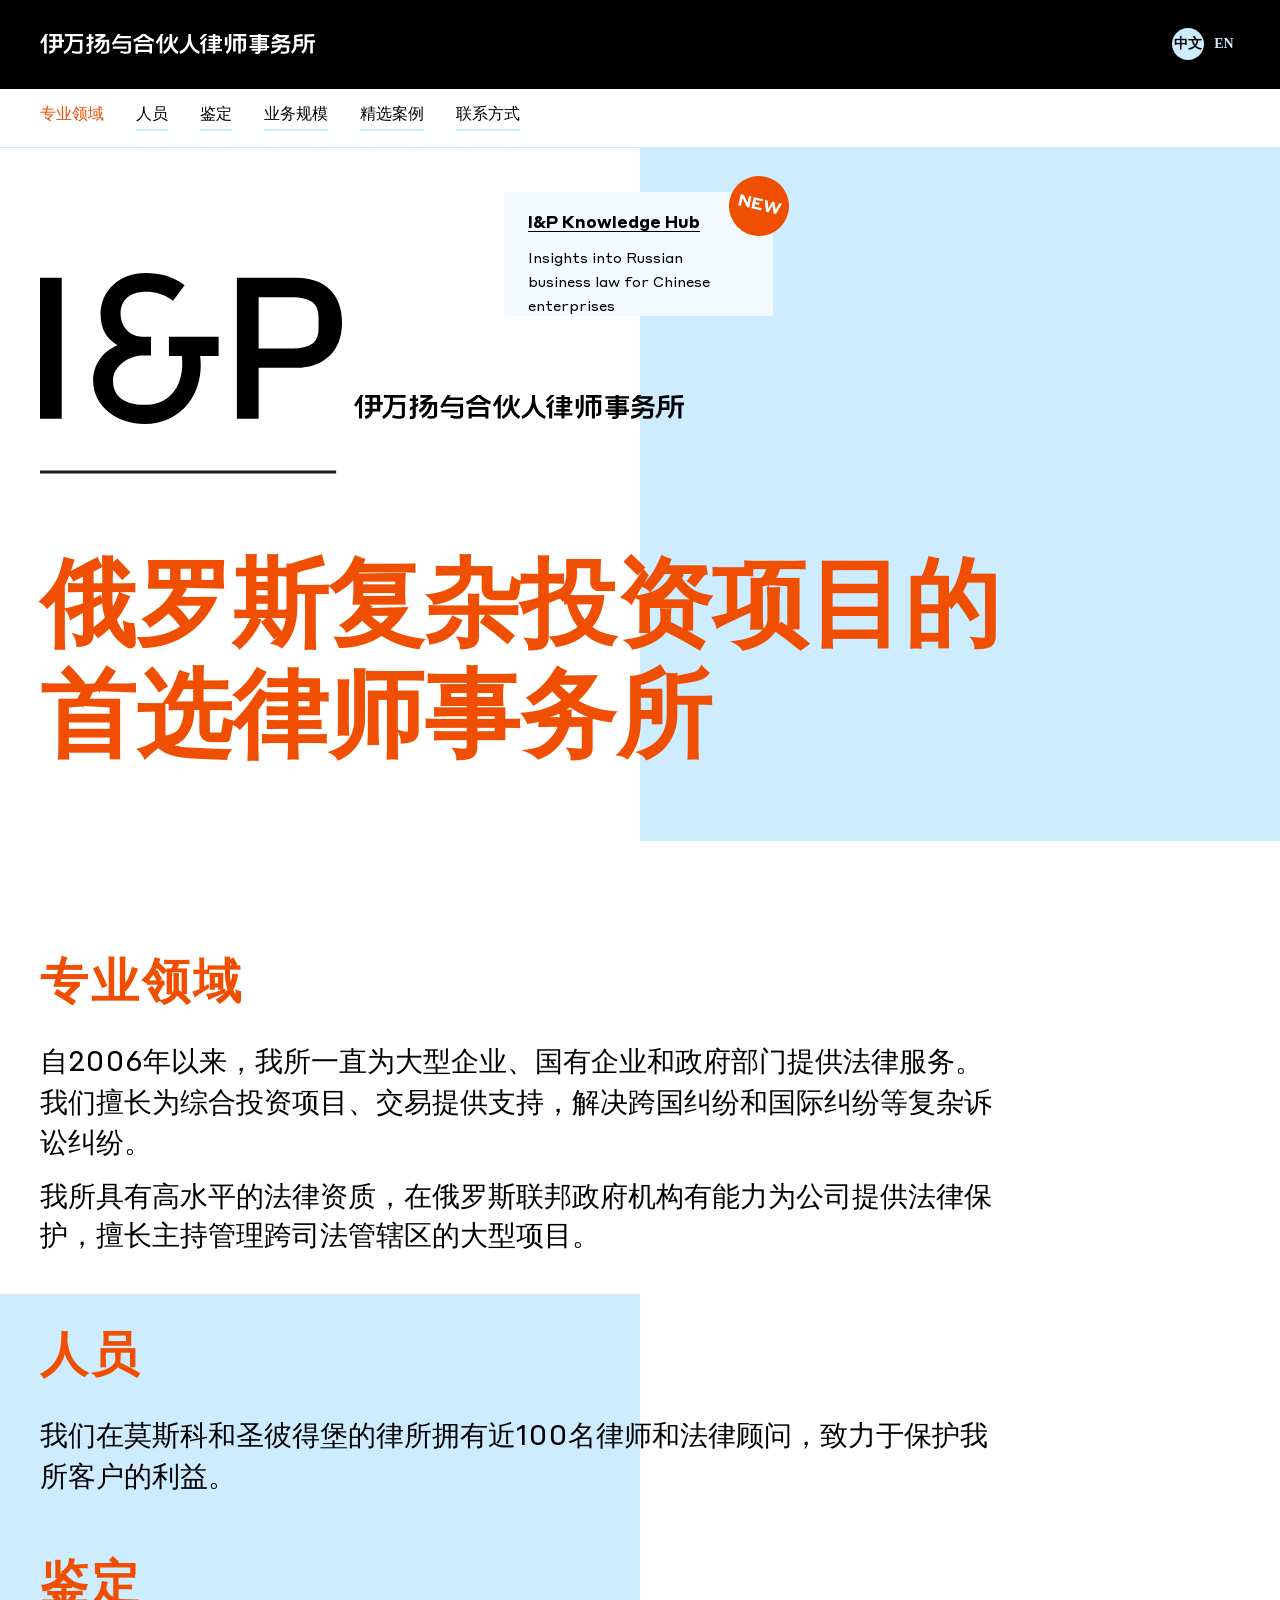
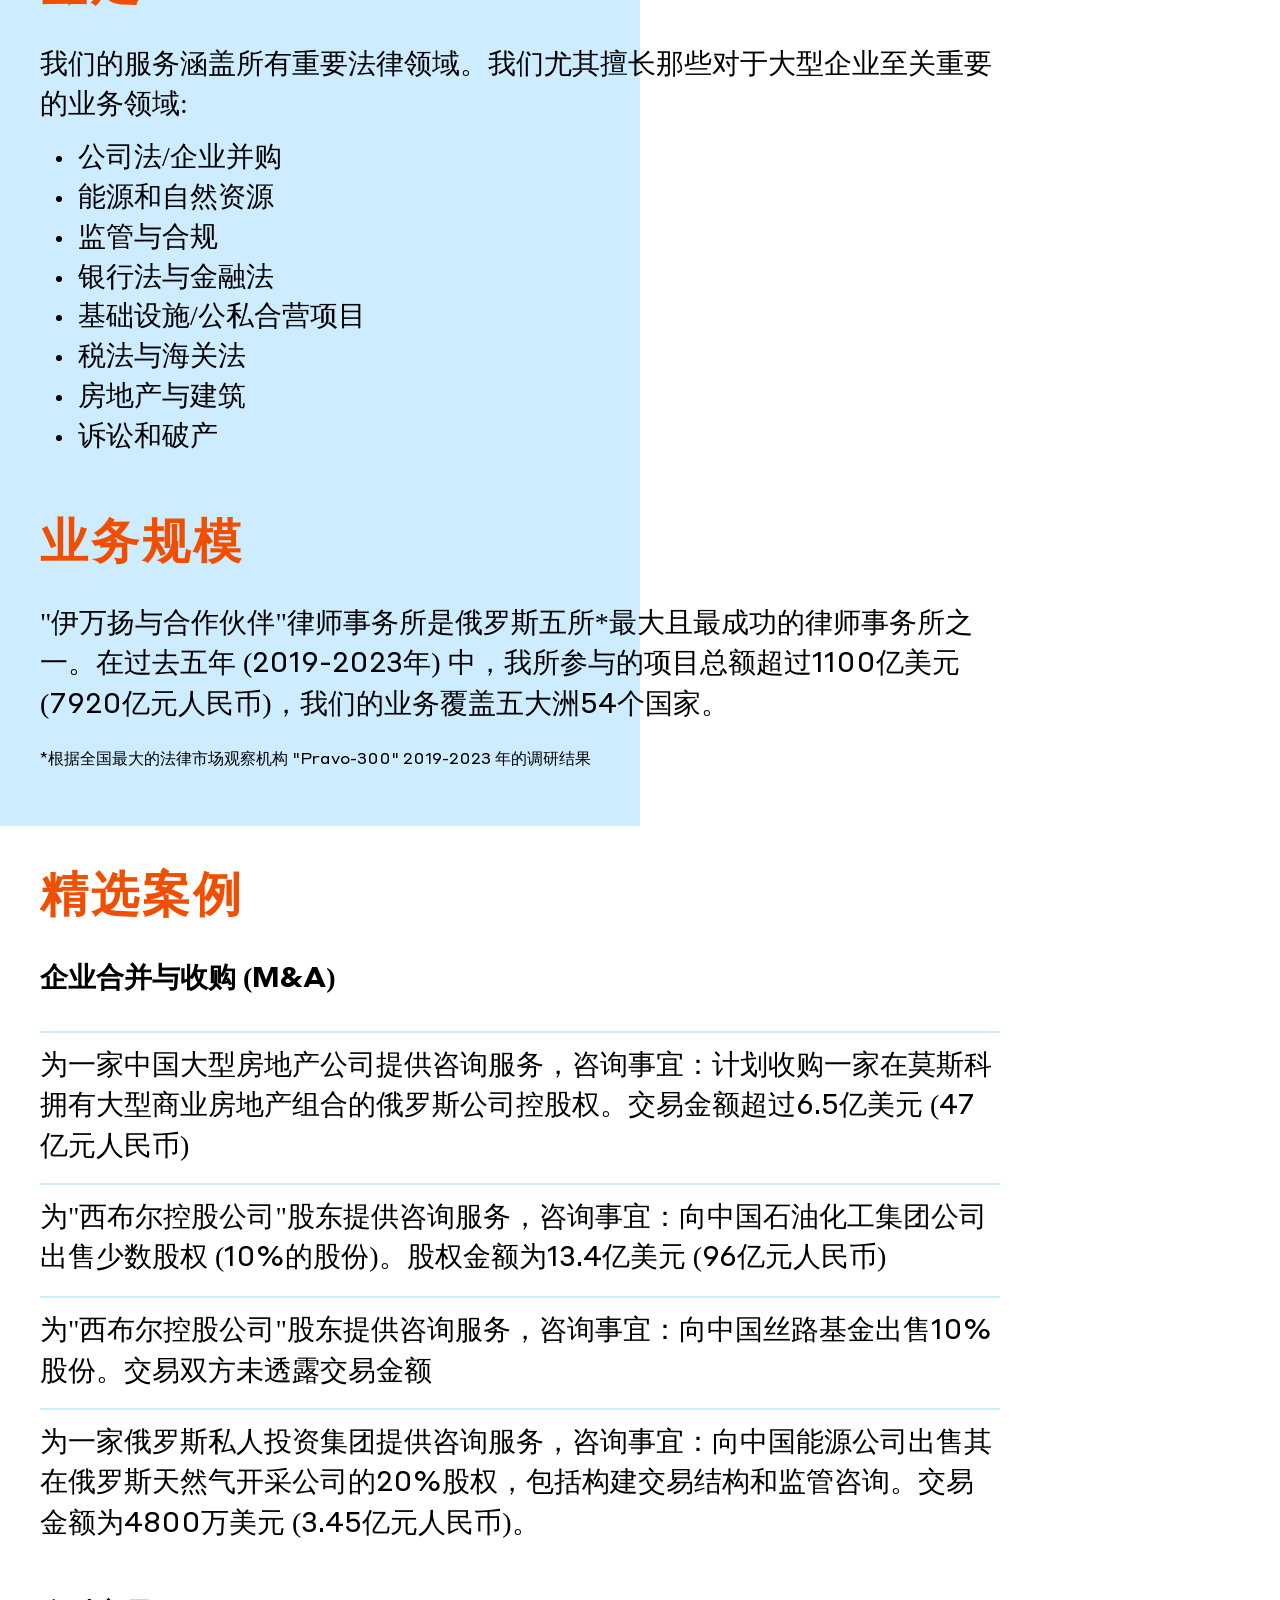
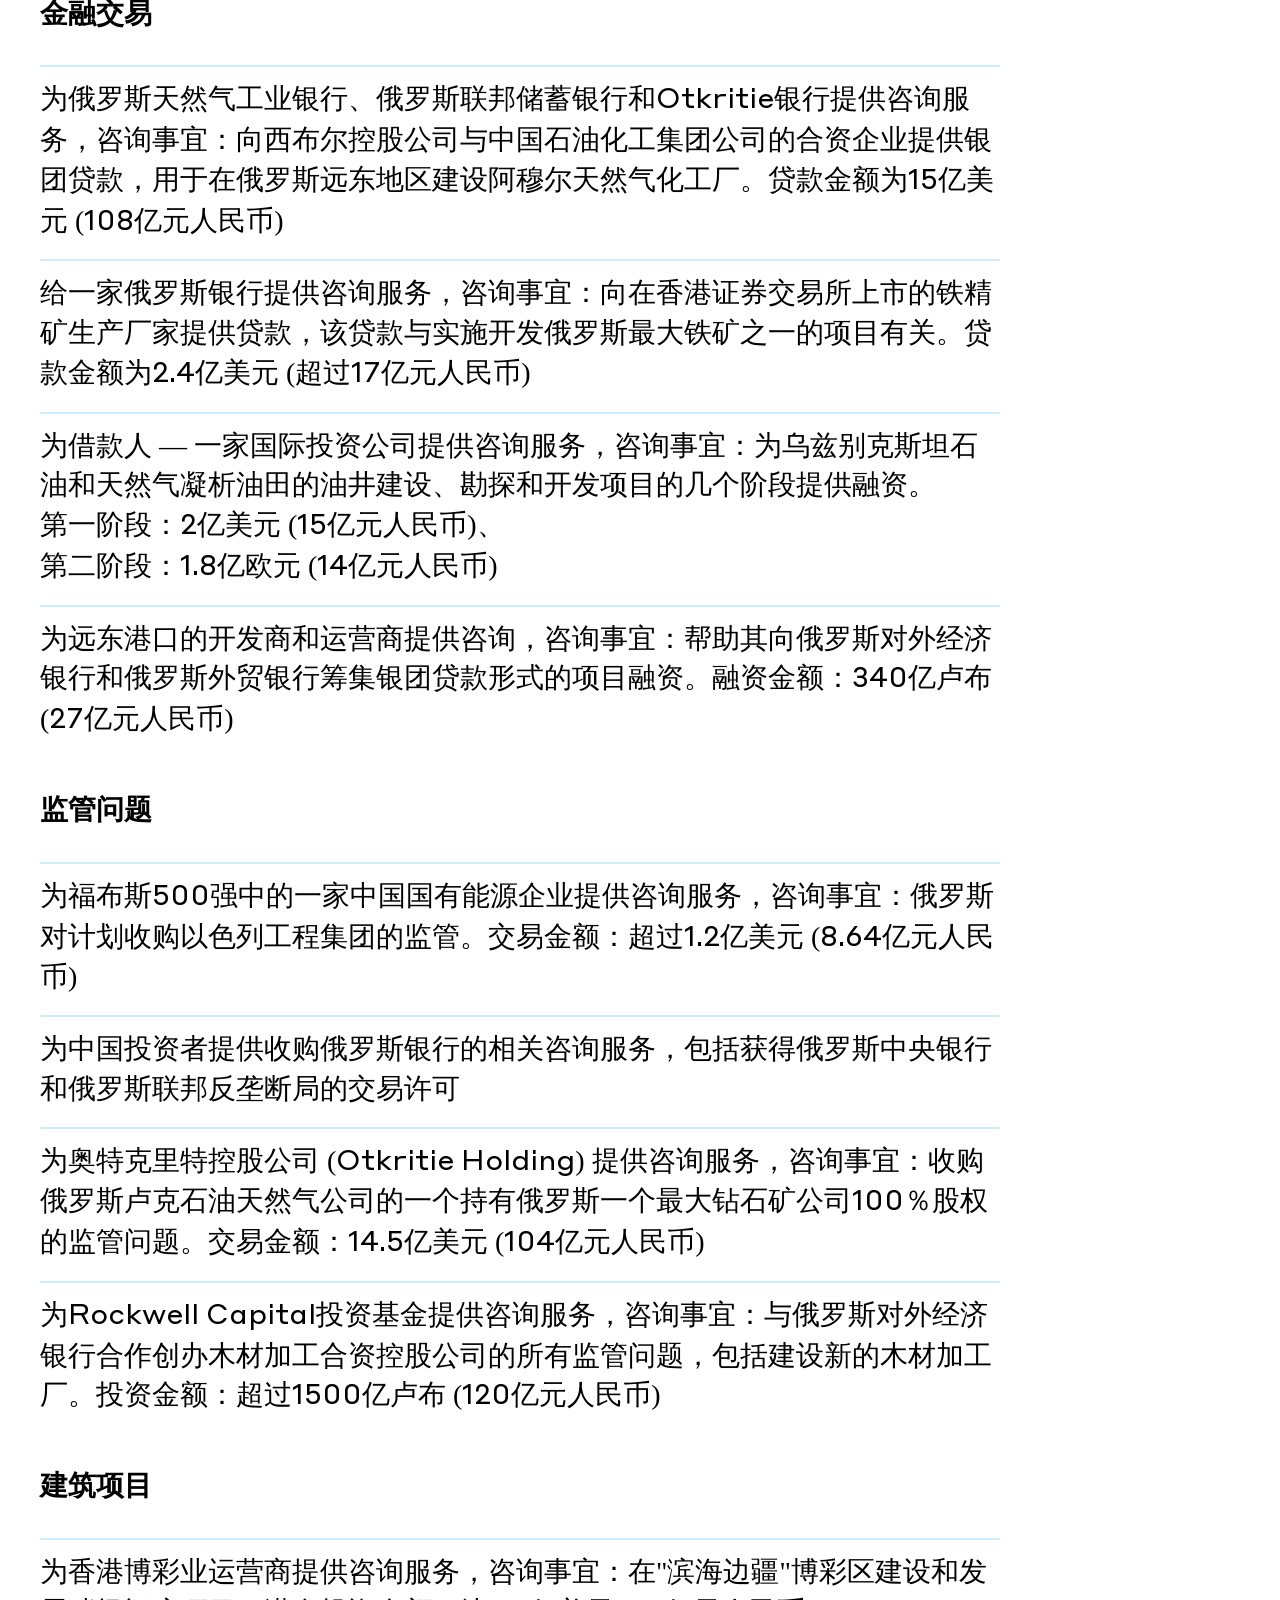
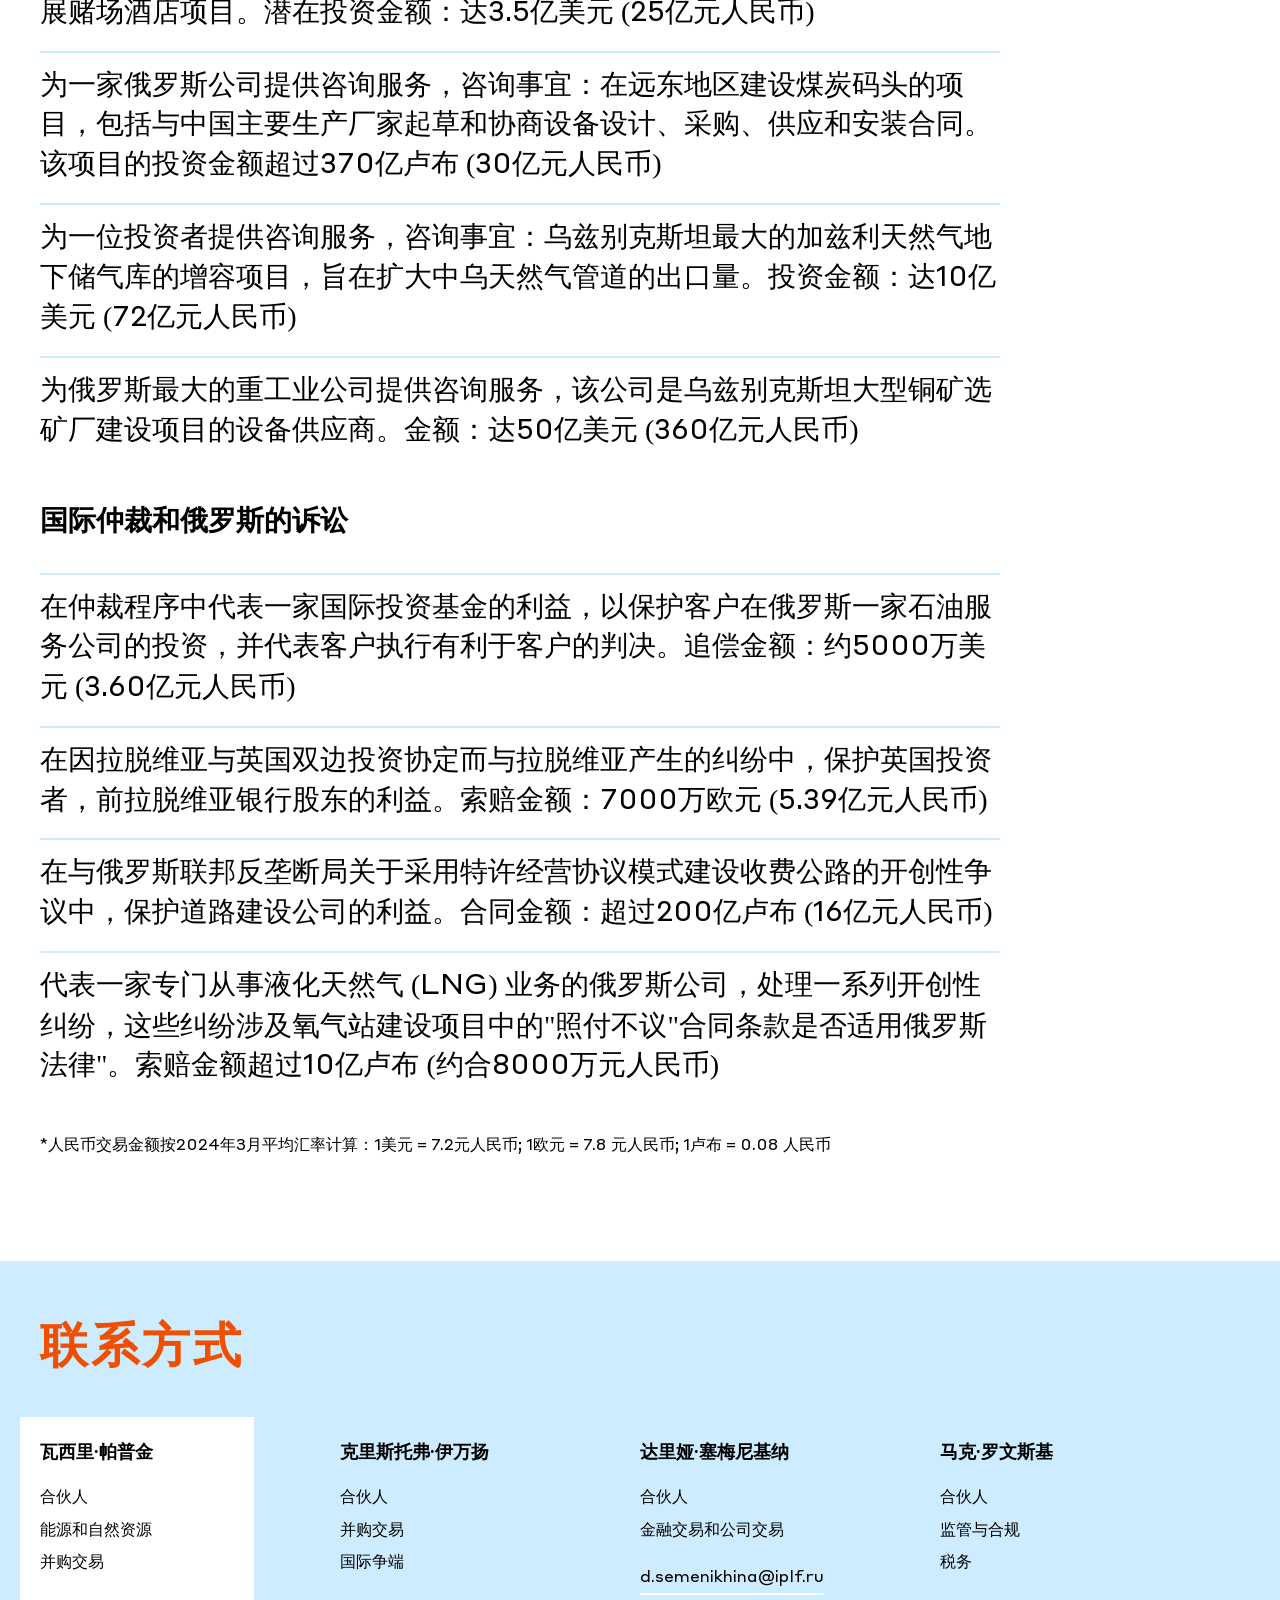
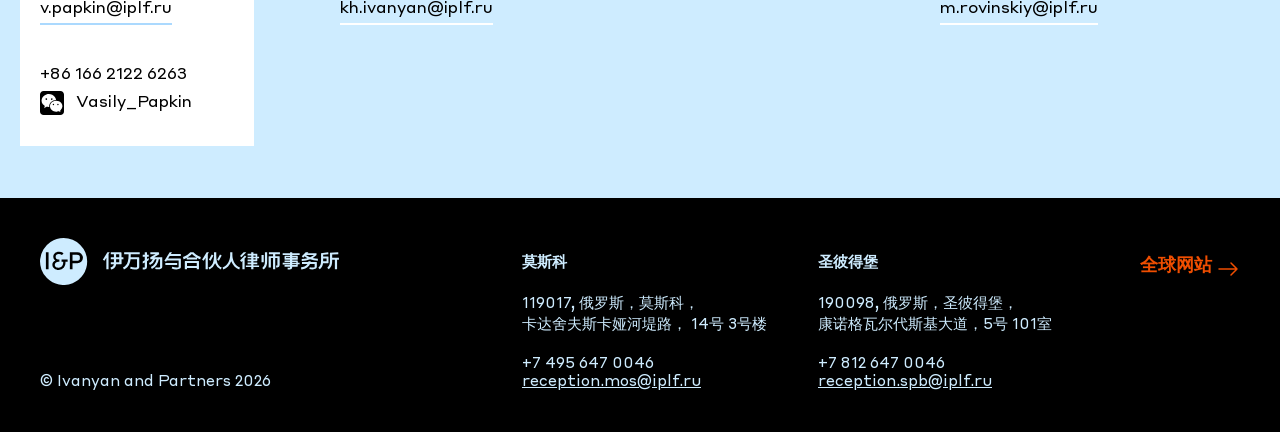
<file: public/index.html>
<!DOCTYPE html>
<html lang="zh-CN">
  <head>
    <meta charset="UTF-8">
    <meta name="viewport" content="width=device-width, initial-scale=1.0">
    <meta name="description" content="">
    <meta name="keywords" content="">
    <link href="css/main.min.css" rel="stylesheet">
    <link href="https://fonts.googleapis.com/css2?family=Noto+Sans+SC:wght@400;700&amp;display=swap" rel="stylesheet">
    <title>伊万扬与合伙人律师事务所</title>
    <link rel="apple-touch-icon" sizes="180x180" href="/images/favicon/apple-touch-icon.png">
    <link rel="icon" type="image/png" sizes="32x32" href="/images/favicon/favicon-32x32.png">
    <link rel="icon" type="image/png" sizes="16x16" href="/images/favicon/favicon-16x16.png">
    <link rel="manifest" href="/images/favicon/site.webmanifest">
    <link rel="mask-icon" href="/images/favicon/safari-pinned-tab.svg" color="#5bbad5">
    <link rel="shortcut icon" href="/images/favicon/favicon.ico">
    <meta name="msapplication-TileColor" content="#da532c">
    <meta name="msapplication-config" content="/images/favicon/browserconfig.xml">
    <meta name="theme-color" content="#ffffff">
  </head>
  <body>
    <div class="wrapper">
      <header class="header">
        <div class="header__top"> 
          <div class="header__logo"><img src="images/logo.svg" alt="伊万扬与合伙人律师事务所"></div>
          <nav class="header__languages" aria-label="Language selector"><a class="header__language header__language--active" href="/" lang="zh-CN" aria-current="page">中文</a><a class="header__language" href="en.html" lang="en">EN</a>
          </nav>
        </div>
        <div class="header__bottom"> 
          <div class="my-container">
            <button class="header__burger" type="button" aria-label="Open menu" aria-expanded="false"><img src="images/menu-mobile.png" alt=""></button>
            <nav class="header__menu menu-header" aria-label="Main menu">
              <div class="menu-header__panel">
                <button class="menu-header__close" type="button" aria-label="Close menu"><img src="images/Union.svg" alt=""></button>
                <ul class="menu-header__list menu-header__list--en">
                  <li class="menu-header__item"><a class="menu-header__link click" href=""><span>专业领域</span></a></li>
                  <li class="menu-header__item"><a class="menu-header__link click" href=""><span>人员</span></a></li>
                  <li class="menu-header__item"><a class="menu-header__link click" href=""><span>鉴定</span></a></li>
                  <li class="menu-header__item"><a class="menu-header__link click" href=""><span>业务规模</span></a></li>
                  <li class="menu-header__item"><a class="menu-header__link click" href=""><span>精选案例</span></a></li>
                  <li class="menu-header__item"><a class="menu-header__link click" href=""><span>联系方式</span></a></li>
                </ul>
                <div class="menu-header__utilities"><a class="menu-header__utility-link menu-header__utility-link--hub" href="#knowledge-hub"><span>知识中心</span>
                    <svg class="menu-header__utility-arrow" width="24" height="24" viewBox="0 0 24 24" fill="none" xmlns="http://www.w3.org/2000/svg" aria-hidden="true">
                      <path d="M15 18L21 12L15 6M21 12L3 12" stroke="#000" stroke-width="1.5" stroke-linecap="round" stroke-linejoin="round"></path>
                    </svg></a><a class="menu-header__utility-link" href="https://ivanyan.partners/en/"><span>全球网站</span>
                    <svg class="menu-header__utility-arrow" width="24" height="24" viewBox="0 0 24 24" fill="none" xmlns="http://www.w3.org/2000/svg" aria-hidden="true">
                      <path d="M15 18L21 12L15 6M21 12L3 12" stroke="#000" stroke-width="1.5" stroke-linecap="round" stroke-linejoin="round"></path>
                    </svg></a></div>
                <div class="menu-header__brand" aria-hidden="true"><img src="images/logo-footer.svg" alt="">
                </div>
              </div>
            </nav>
          </div>
        </div>
      </header>
      <main class="main">
        <section class="intro">
          <div class="my-container"> 
            <div class="intro__body">
              <aside class="intro__knowledge-hub" id="knowledge-hub" aria-label="I&amp;P Knowledge Hub"><span class="intro__knowledge-new">NEW</span>
                <p class="intro__knowledge-title">I&amp;P Knowledge Hub</p>
                <p class="intro__knowledge-text">Insights into Russian business law for Chinese enterprises</p>
              </aside>
              <div class="intro__logo"><img src="images/logo-intro.svg" alt="alt"></div>
              <h1 class="intro__title">俄罗斯复杂投资项目的首选律师事务所</h1>
            </div>
          </div>
        </section>
        <div class="content">
          <div class="content__sec scroll-to-sec">
            <div class="my-container"> 
              <h2 class="content__title">专业领域</h2>
              <p class="content__text">自<span class="text-other-family">2006</span>年以来，我所一直为大型企业、国有企业和政府部门提供法律服务。我们擅长为综合投资项目、交易提供支持，解决跨国纠纷和国际纠纷等复杂诉讼纠纷。</p><br>
              <p class="content__text">我所具有高水平的法律资质，在俄罗斯联邦政府机构有能力为公司提供法律保护，擅长主持管理跨司法管辖区的大型项目。</p>
            </div>
          </div>
          <div class="content__sec-colored">
            <div class="content__sec scroll-to-sec">
              <div class="my-container"> 
                <h2 class="content__title">人员</h2>
                <p class="content__text">我们在莫斯科和圣彼得堡的律所拥有近<span class="text-other-family">100</span>名律师和法律顾问，致力于保护我所客户的利益。</p>
              </div>
            </div>
            <div class="content__sec scroll-to-sec">
              <div class="my-container"> 
                <h2 class="content__title">鉴定</h2>
                <p class="content__text">我们的服务涵盖所有重要法律领域。我们尤其擅长那些对于大型企业至关重要的业务领域:</p><br>
                <ul class="content__list"> 
                  <li class="content__item">公司法/企业并购</li>
                  <li class="content__item">能源和自然资源</li>
                  <li class="content__item">监管与合规</li>
                  <li class="content__item">银行法与金融法</li>
                  <li class="content__item">基础设施/公私合营项目</li>
                  <li class="content__item">税法与海关法</li>
                  <li class="content__item">房地产与建筑</li>
                  <li class="content__item">诉讼和破产</li>
                </ul>
              </div>
            </div>
            <div class="content__sec scroll-to-sec">
              <div class="my-container"> 
                <h2 class="content__title">业务规模</h2>
                <p class="content__text">"伊万扬与合作伙伴"律师事务所是俄罗斯五所*最大且最成功的律师事务所之一。在过去五年 (<span class="text-other-family">2019-2023</span>年) 中，我所参与的项目总额超过<span class="text-other-family">1100</span>亿美元 (<span class="text-other-family">7920</span>亿元人民币)，我们的业务覆盖五大洲<span class="text-other-family">54</span>个国家。</p>
                <p class="content__text-small">
                   *根据全国最大的法律市场观察机构<span class="text-other-family"> "Pravo-300"</span><span class="text-other-family"> 2019</span>-<span class="text-other-family">2023</span> 年的调研结果</p>
              </div>
            </div>
          </div>
          <div class="content__sec-lines scroll-to-sec">
            <div class="my-container"> 
              <div class="content__subsec">
                <h2 class="content__title">精选案例</h2>
                <h3 class="content__subtitle">企业合并与收购 (<span class="text-other-family">M&A</span>)</h3>
                <p class="content__text">为一家中国大型房地产公司提供咨询服务，咨询事宜：计划收购一家在莫斯科拥有大型商业房地产组合的俄罗斯公司控股权。交易金额超过<span class="text-other-family">6.5</span>亿美元 (<span class="text-other-family">47</span>亿元人民币)</p>
                <p class="content__text">为"西布尔控股公司"股东提供咨询服务，咨询事宜：向中国石油化工集团公司出售少数股权 (<span class="text-other-family">10%</span>的股份)。股权金额为<span class="text-other-family">13.4</span>亿美元 (<span class="text-other-family">96</span>亿元人民币)</p>
                <p class="content__text">为"西布尔控股公司"股东提供咨询服务，咨询事宜：向中国丝路基金出售<span class="text-other-family">10%</span>股份。交易双方未透露交易金额</p>
                <p class="content__text">为一家俄罗斯私人投资集团提供咨询服务，咨询事宜：向中国能源公司出售其在俄罗斯天然气开采公司的<span class="text-other-family">20%</span>股权，包括构建交易结构和监管咨询。交易金额为<span class="text-other-family">4800</span>万美元 (<span class="text-other-family">3.45</span>亿元人民币)。</p>
              </div>
              <div class="content__subsec">
                <h3 class="content__subtitle">金融交易</h3>
                <p class="content__text">为俄罗斯天然气工业银行、俄罗斯联邦储蓄银行和<span class="text-other-family">Otkritie</span>银行提供咨询服务，咨询事宜：向西布尔控股公司与中国石油化工集团公司的合资企业提供银团贷款，用于在俄罗斯远东地区建设阿穆尔天然气化工厂。贷款金额为<span class="text-other-family">15</span>亿美元 (<span class="text-other-family">108</span>亿元人民币)</p>
                <p class="content__text">给一家俄罗斯银行提供咨询服务，咨询事宜：向在香港证券交易所上市的铁精矿生产厂家提供贷款，该贷款与实施开发俄罗斯最大铁矿之一的项目有关。贷款金额为<span class="text-other-family">2.4</span>亿美元 (超过<span class="text-other-family">17</span>亿元人民币)</p>
                <p class="content__text">
                   为借款人 — 一家国际投资公司提供咨询服务，咨询事宜：为乌兹别克斯坦石油和天然气凝析油田的油井建设、勘探和开发项目的几个阶段提供融资。<br>第一阶段：<span class="text-other-family">2</span>亿美元 (<span class="text-other-family">15</span>亿元人民币)、<br>第二阶段：<span class="text-other-family">1.8</span>亿欧元 (<span class="text-other-family">14</span>亿元人民币)</p>
                <p class="content__text">为远东港口的开发商和运营商提供咨询，咨询事宜：帮助其向俄罗斯对外经济银行和俄罗斯外贸银行筹集银团贷款形式的项目融资。融资金额：<span class="text-other-family">340</span>亿卢布 (<span class="text-other-family">27</span>亿元人民币)</p>
              </div>
              <div class="content__subsec">
                <h3 class="content__subtitle">监管问题</h3>
                <p class="content__text">为福布斯<span class="text-other-family">500</span>强中的一家中国国有能源企业提供咨询服务，咨询事宜：俄罗斯对计划收购以色列工程集团的监管。交易金额：超过<span class="text-other-family">1.2</span>亿美元 (<span class="text-other-family">8.64</span>亿元人民币)</p>
                <p class="content__text">为中国投资者提供收购俄罗斯银行的相关咨询服务，包括获得俄罗斯中央银行和俄罗斯联邦反垄断局的交易许可</p>
                <p class="content__text">为奥特克里特控股公司 (<span class="text-other-family">Otkritie Holding</span>) 提供咨询服务，咨询事宜：收购俄罗斯卢克石油天然气公司的一个持有俄罗斯一个最大钻石矿公司<span class="text-other-family">100％</span>股权的监管问题。交易金额：<span class="text-other-family">14.5</span>亿美元 (<span class="text-other-family">104</span>亿元人民币)</p>
                <p class="content__text">为<span class="text-other-family">Rockwell Capital</span>投资基金提供咨询服务，咨询事宜：与俄罗斯对外经济银行合作创办木材加工合资控股公司的所有监管问题，包括建设新的木材加工厂。投资金额：超过<span class="text-other-family">1500</span>亿卢布 (<span class="text-other-family">120</span>亿元人民币)</p>
              </div>
              <div class="content__subsec">
                <h3 class="content__subtitle">建筑项目</h3>
                <p class="content__text">为香港博彩业运营商提供咨询服务，咨询事宜：在"滨海边疆"博彩区建设和发展赌场酒店项目。潜在投资金额：达<span class="text-other-family">3.5</span>亿美元 (<span class="text-other-family">25</span>亿元人民币)</p>
                <p class="content__text">为一家俄罗斯公司提供咨询服务，咨询事宜：在远东地区建设煤炭码头的项目，包括与中国主要生产厂家起草和协商设备设计、采购、供应和安装合同。该项目的投资金额超过<span class="text-other-family">370</span>亿卢布 (<span class="text-other-family">30</span>亿元人民币)</p>
                <p class="content__text">为一位投资者提供咨询服务，咨询事宜：乌兹别克斯坦最大的加兹利天然气地下储气库的增容项目，旨在扩大中乌天然气管道的出口量。投资金额：达<span class="text-other-family">10</span>亿美元 (<span class="text-other-family">72</span>亿元人民币)</p>
                <p class="content__text">为俄罗斯最大的重工业公司提供咨询服务，该公司是乌兹别克斯坦大型铜矿选矿厂建设项目的设备供应商。金额：达<span class="text-other-family">50</span>亿美元 (<span class="text-other-family">360</span>亿元人民币)</p>
              </div>
              <div class="content__subsec">
                <h3 class="content__subtitle">国际仲裁和俄罗斯的诉讼</h3>
                <p class="content__text">在仲裁程序中代表一家国际投资基金的利益，以保护客户在俄罗斯一家石油服务公司的投资，并代表客户执行有利于客户的判决。追偿金额：约<span class="text-other-family">5000</span>万美元 (<span class="text-other-family">3.60</span>亿元人民币)</p>
                <p class="content__text">在因拉脱维亚与英国双边投资协定而与拉脱维亚产生的纠纷中，保护英国投资者，前拉脱维亚银行股东的利益。索赔金额：<span class="text-other-family">7000</span>万欧元 (<span class="text-other-family">5.39</span>亿元人民币)</p>
                <p class="content__text">在与俄罗斯联邦反垄断局关于采用特许经营协议模式建设收费公路的开创性争议中，保护道路建设公司的利益。合同金额：超过<span class="text-other-family">200</span>亿卢布 (<span class="text-other-family">16</span>亿元人民币)</p>
                <p class="content__text">代表一家专门从事液化天然气 (<span class="text-other-family">LNG</span>) 业务的俄罗斯公司，处理一系列开创性纠纷，这些纠纷涉及氧气站建设项目中的"照付不议"合同条款是否适用俄罗斯法律"。索赔金额超过<span class="text-other-family">10</span>亿卢布 (约合<span class="text-other-family">8000</span>万元人民币)</p>
              </div>
              <!--p.content__text-small 金额以元计，按照2024年1月份以来的平均汇率进行换算：
              span.text-other-family USD 1 = CNY 7.2；EUR 1 = CNY 7.7；RUB 1 = CNY 0.08
              
              
              -->
              <p class="content__text-small">*人民币交易金额按<span class="text-other-family">2024</span>年<span class="text-other-family">3</span>月平均汇率计算：<span class="text-other-family">1</span>美元 <span class="text-other-family">= 7.2</span>元人民币;<span class="text-other-family"> 1</span>欧元 <span class="text-other-family">= 7.8 </span>元人民币;<span class="text-other-family"> 1</span>卢布 <span class="text-other-family">= 0.08 </span>人民币			</p>
            </div>
          </div>
        </div>
      </main>
      <footer class="scroll-to-sec footer">
        <div class="footer__top top-footer"> 
          <div class="top-footer__container"> 
            <div class="top-footer__title">联系方式</div>
            <div class="top-footer__row">
              <div class="top-footer__column top-footer__column--white"> 
                <div class="top-footer__column-title">瓦西里·帕普金</div>
                <ul class="top-footer__column-list">
                  <li class="top-footer__column-item">合伙人</li>
                  <li class="top-footer__column-item">能源和自然资源</li>
                  <li class="top-footer__column-item">并购交易</li>
                </ul>
                <div class="top-footer__bottom"> <a href="mailto:v.papkin@iplf.ru">v.papkin@iplf.ru</a></div>
                <ul class="top-footer__contacts">
                  <li class="top-footer__contact"><a class="top-footer__contact-text" href="tel:8616621226263">+86 166 2122 6263</a></li>
                  <li class="top-footer__contact"><svg width="24" height="24" viewBox="0 0 24 24" fill="none" xmlns="http://www.w3.org/2000/svg">
<g clip-path="url(#clip0_811_2646)">
<path fill-rule="evenodd" clip-rule="evenodd" d="M20.4 24C22.3882 24 24 22.3883 24 20.4V3.6C24 1.61176 22.3882 0 20.4 0H3.6C1.61176 0 0 1.61176 0 3.6V20.4C0 22.3883 1.61168 24 3.6 24H20.4ZM16.0641 8.95002C14.1271 9.05122 12.4427 9.63842 11.0752 10.9651C9.69347 12.3054 9.06275 13.9478 9.23515 15.9838C9.0176 15.9568 8.80562 15.9291 8.59752 15.9019C8.0814 15.8344 7.58915 15.77 7.09491 15.7284C6.85539 15.7083 6.57115 15.7369 6.36827 15.8514C5.88715 16.1229 5.42024 16.4194 4.91378 16.741C4.71133 16.8696 4.50256 17.0021 4.28403 17.1387C4.32751 16.9421 4.36623 16.753 4.40376 16.5698L4.40376 16.5698C4.48743 16.1613 4.56513 15.782 4.67619 15.4127C4.79451 15.0196 4.73971 14.8008 4.37755 14.5448C2.05227 12.9031 1.07211 10.4463 1.80563 7.91682C2.48427 5.57682 4.15083 4.1577 6.41531 3.41794C9.50611 2.40834 12.9796 3.43818 14.8591 5.8921C15.5379 6.7785 15.9541 7.77338 16.0641 8.95002ZM7.14915 8.16186C7.16699 7.69922 6.76611 7.28242 6.28995 7.2685C5.80243 7.25418 5.40147 7.62674 5.38723 8.10714C5.37283 8.59402 5.74523 8.98418 6.23627 8.99666C6.72307 9.00898 7.13115 8.63594 7.14915 8.16186ZM11.8004 7.26818C11.3225 7.27698 10.9187 7.68402 10.9272 8.1485C10.9359 8.62994 11.332 9.00658 11.8235 9.00066C12.3162 8.99474 12.6899 8.6141 12.6852 8.1225C12.6812 7.63994 12.2868 7.2593 11.8004 7.26818ZM20.4158 21.0263C20.2266 20.942 20.0423 20.8448 19.8602 20.7488C19.4519 20.5334 19.055 20.3241 18.6407 20.2808C18.2903 20.2442 17.9293 20.3479 17.5646 20.4526C17.3083 20.5261 17.0501 20.6002 16.7924 20.6266C14.8907 20.8212 13.1871 20.2912 11.7823 18.992C9.1105 16.5208 9.49226 12.7317 12.5834 10.7066C15.3307 8.90675 19.3597 9.50675 21.2967 12.0041C22.987 14.1833 22.7883 17.0761 20.7248 18.9068C20.1277 19.4367 19.9128 19.8727 20.2959 20.5712C20.3438 20.6584 20.3629 20.7613 20.383 20.8692C20.3927 20.9208 20.4025 20.9736 20.4158 21.0263ZM13.4339 14.2664C13.8243 14.2668 14.1459 13.9612 14.1607 13.5755C14.1763 13.1672 13.8479 12.8247 13.439 12.823C13.0342 12.8212 12.6951 13.1684 12.7091 13.5707C12.7224 13.955 13.0462 14.2659 13.4339 14.2664ZM17.9347 12.8246C17.5559 12.822 17.2339 13.1321 17.2185 13.5149C17.2021 13.9243 17.5203 14.2604 17.9254 14.2615C18.3172 14.2628 18.6268 13.9664 18.6411 13.5765C18.6563 13.1662 18.3379 12.8274 17.9347 12.8246Z" fill="black"/>
</g>
<defs>
<clipPath id="clip0_811_2646">
<rect width="24" height="24" fill="white"/>
</clipPath>
</defs>
</svg><a class="top-footer__contact-text" href="https://msngr.link/wc/Vasily_Papkin">Vasily_Papkin</a>
                  </li>
                </ul>
              </div>
              <div class="top-footer__column"> 
                <div class="top-footer__column-title">克里斯托弗·伊万扬</div>
                <ul class="top-footer__column-list">
                  <li class="top-footer__column-item">合伙人</li>
                  <li class="top-footer__column-item">并购交易</li>
                  <li class="top-footer__column-item">国际争端</li>
                </ul>
                <div class="top-footer__bottom"> <a href="mailto:kh.ivanyan@iplf.ru">kh.ivanyan@iplf.ru</a></div>
              </div>
              <div class="top-footer__column"> 
                <div class="top-footer__column-title">达里娅·塞梅尼基纳</div>
                <ul class="top-footer__column-list">
                  <li class="top-footer__column-item">合伙人</li>
                  <li class="top-footer__column-item">金融交易和公司交易</li>
                </ul>
                <div class="top-footer__bottom"> <a href="mailto:d.semenikhina@iplf.ru">d.semenikhina@iplf.ru</a></div>
              </div>
              <div class="top-footer__column"> 
                <div class="top-footer__column-title">马克·罗文斯基</div>
                <ul class="top-footer__column-list">
                  <li class="top-footer__column-item">合伙人</li>
                  <li class="top-footer__column-item">监管与合规</li>
                  <li class="top-footer__column-item">税务</li>
                </ul>
                <div class="top-footer__bottom"> <a href="mailto:m.rovinskiy@iplf.ru">m.rovinskiy@iplf.ru</a></div>
              </div>
            </div>
          </div>
        </div>
        <div class="footer__bottom bottom-footer">
          <div class="bottom-footer__left"> 
            <div class="bottom-footer__logo"> <img src="images/logo-footer.svg" alt="alt"></div>
            <div class="bottom-footer__left-link"> <a class="bottom-footer__global-link" href="https://ivanyan.partners/en/"><span>全球网站</span>
                <svg class="bottom-footer__global-arrow" width="24" height="24" viewBox="0 0 24 24" fill="none" xmlns="http://www.w3.org/2000/svg" aria-hidden="true">
                  <path d="M15 18L21 12L15 6M21 12L3 12" stroke="#F04E00" stroke-width="1.5" stroke-linecap="round" stroke-linejoin="round"></path>
                </svg></a></div>
            <div class="bottom-footer__copyright bottom-footer__copyright--desk">© Ivanyan and Partners 2026</div>
          </div>
          <div class="bottom-footer__middle"> 
            <div class="bottom-footer__middle-row">
              <div class="bottom-footer__middle-column"> 
                <div class="bottom-footer__middle-title">莫斯科</div>
                <div class="bottom-footer__middle-adress">119017, <span>俄罗斯，莫斯科，</span><br>卡达舍夫斯卡娅河堤路，<span> <span class="text-other-family">14</span>号<span class="text-other-family"> 3</span>号楼</span></div>
                <div class="bottom-footer__middle-contacts"> <a href="tel:4956470046">+7 495 647 0046</a><a href="mailto:reception.mos@iplf.ru">reception.mos@iplf.ru  </a></div>
              </div>
              <div class="bottom-footer__middle-column"> 
                <div class="bottom-footer__middle-title">圣彼得堡</div>
                <div class="bottom-footer__middle-adress">190098, <span>俄罗斯，圣彼得堡，</span><br><span>康诺格瓦尔代斯基大道，<span class="text-other-family">5</span>号<span class="text-other-family"> 101</span>室</span></div>
                <div class="bottom-footer__middle-contacts"> <a href="tel:8126470046">+7 812 647 0046 </a><a href="mailto:reception.spb@iplf.ru ">reception.spb@iplf.ru  </a></div>
              </div>
            </div>
          </div>
          <div class="bottom-footer__right"> <a class="bottom-footer__global-link" href="https://ivanyan.partners/en/"><span>全球网站</span>
              <svg class="bottom-footer__global-arrow" width="24" height="24" viewBox="0 0 24 24" fill="none" xmlns="http://www.w3.org/2000/svg" aria-hidden="true">
                <path d="M15 18L21 12L15 6M21 12L3 12" stroke="#F04E00" stroke-width="1.5" stroke-linecap="round" stroke-linejoin="round"></path>
              </svg></a></div>
          <div class="bottom-footer__copyright bottom-footer__copyright--mob"> <a href="">© Ivanyan and Partners 2026</a></div>
        </div>
      </footer>
    </div>
    <script src="js/main.min.js"></script>
  </body>
</html>
</file>
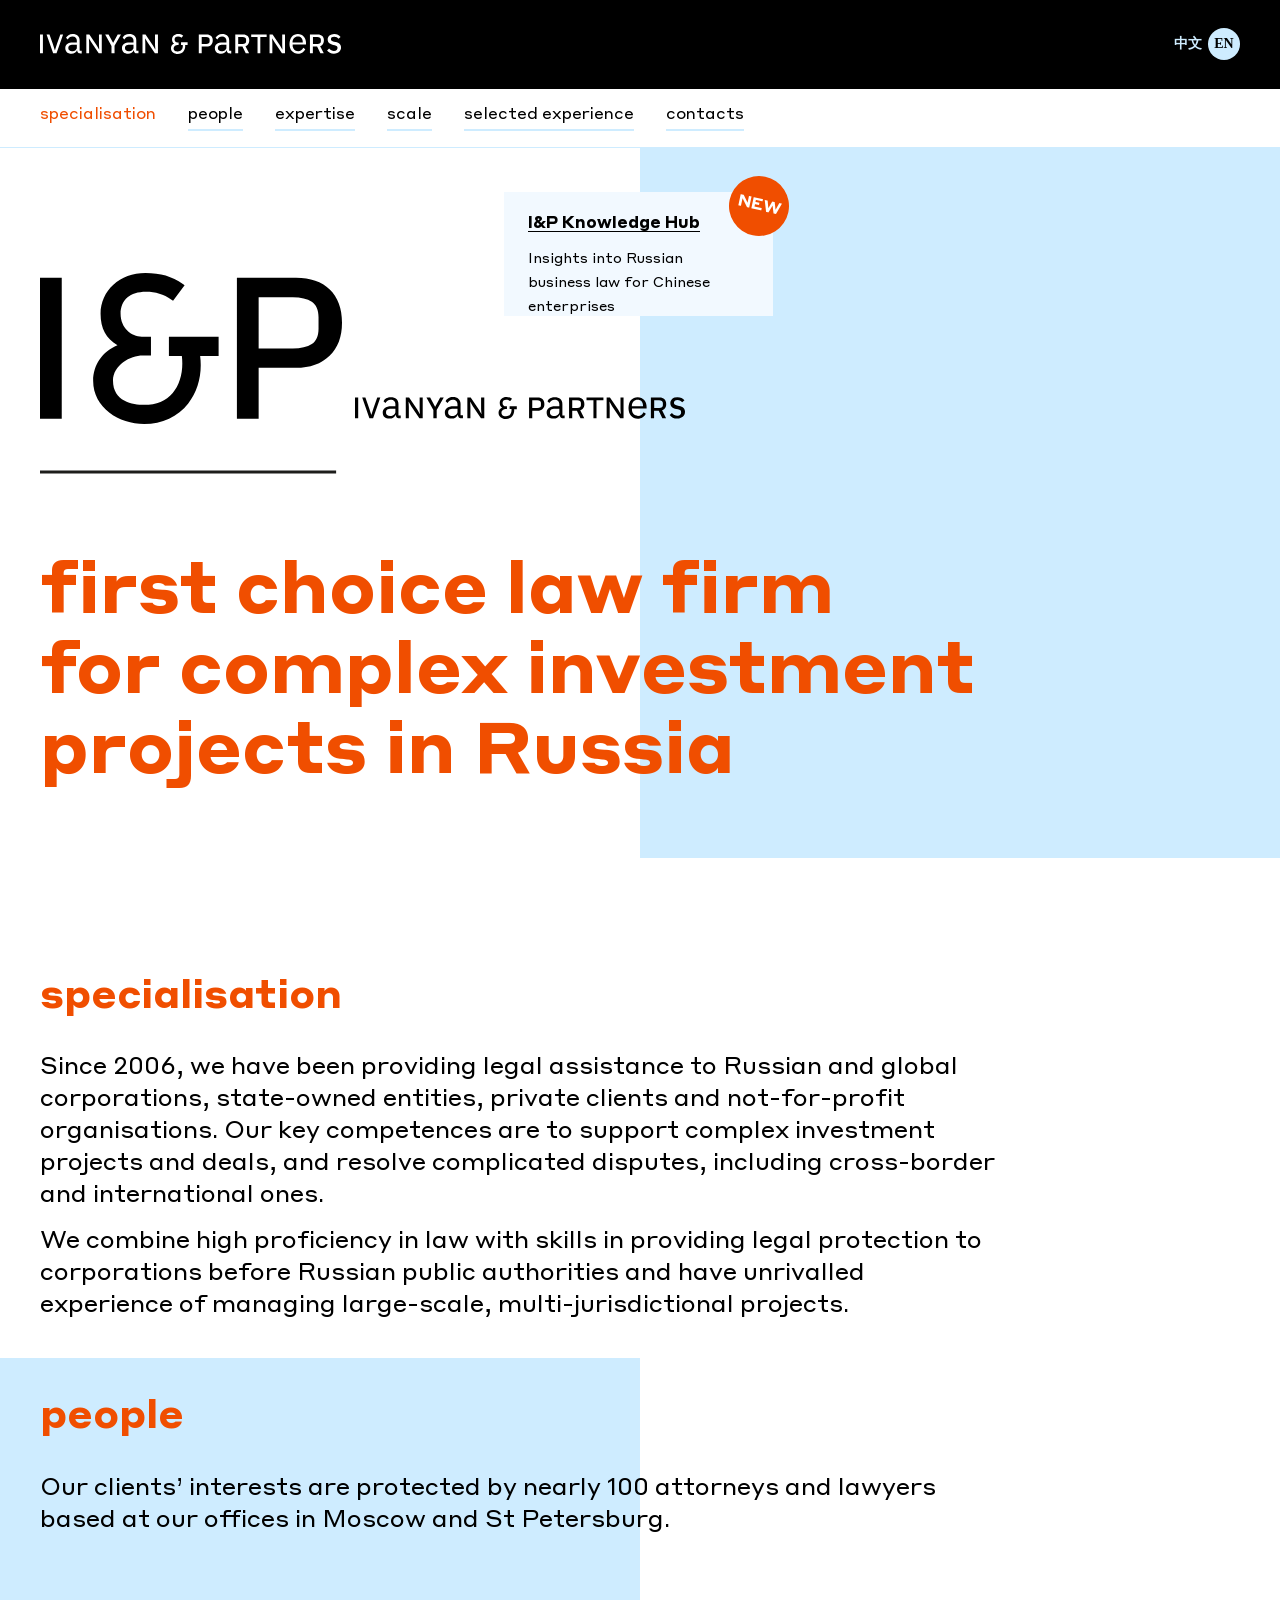
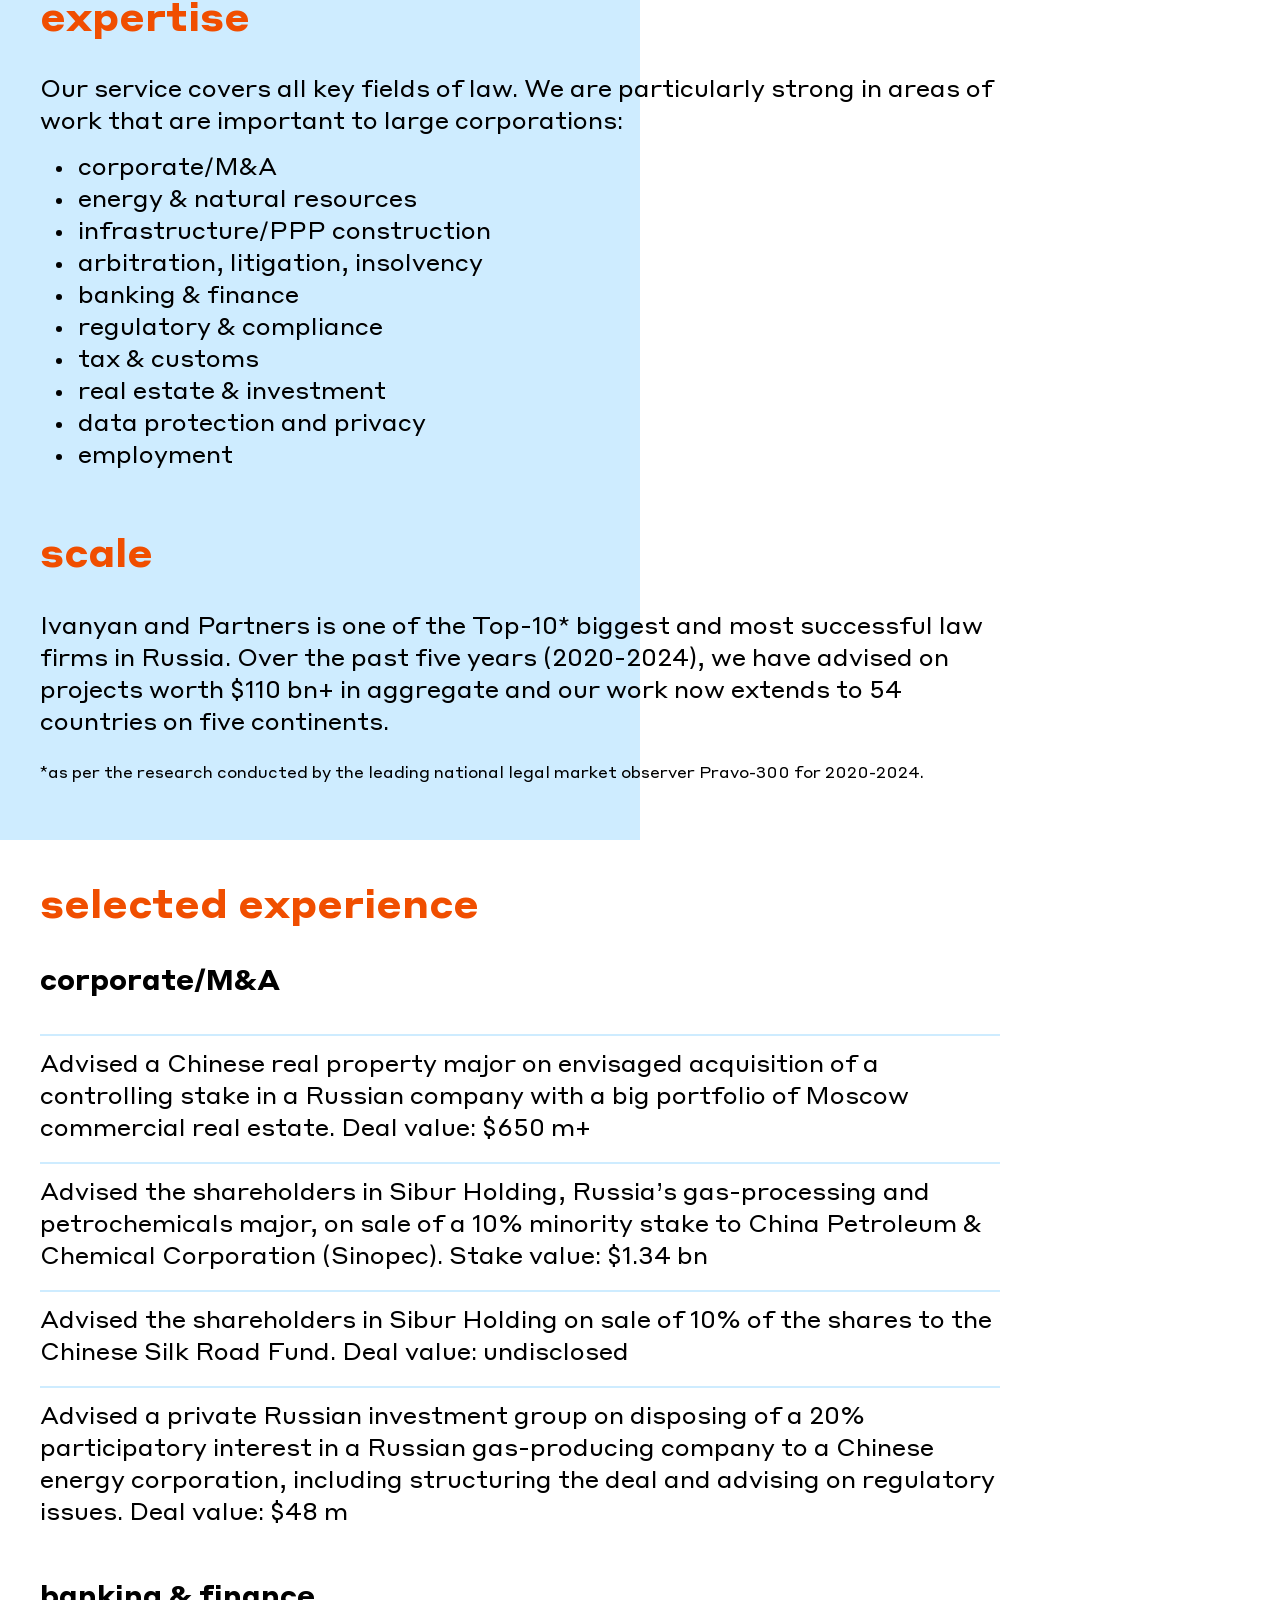
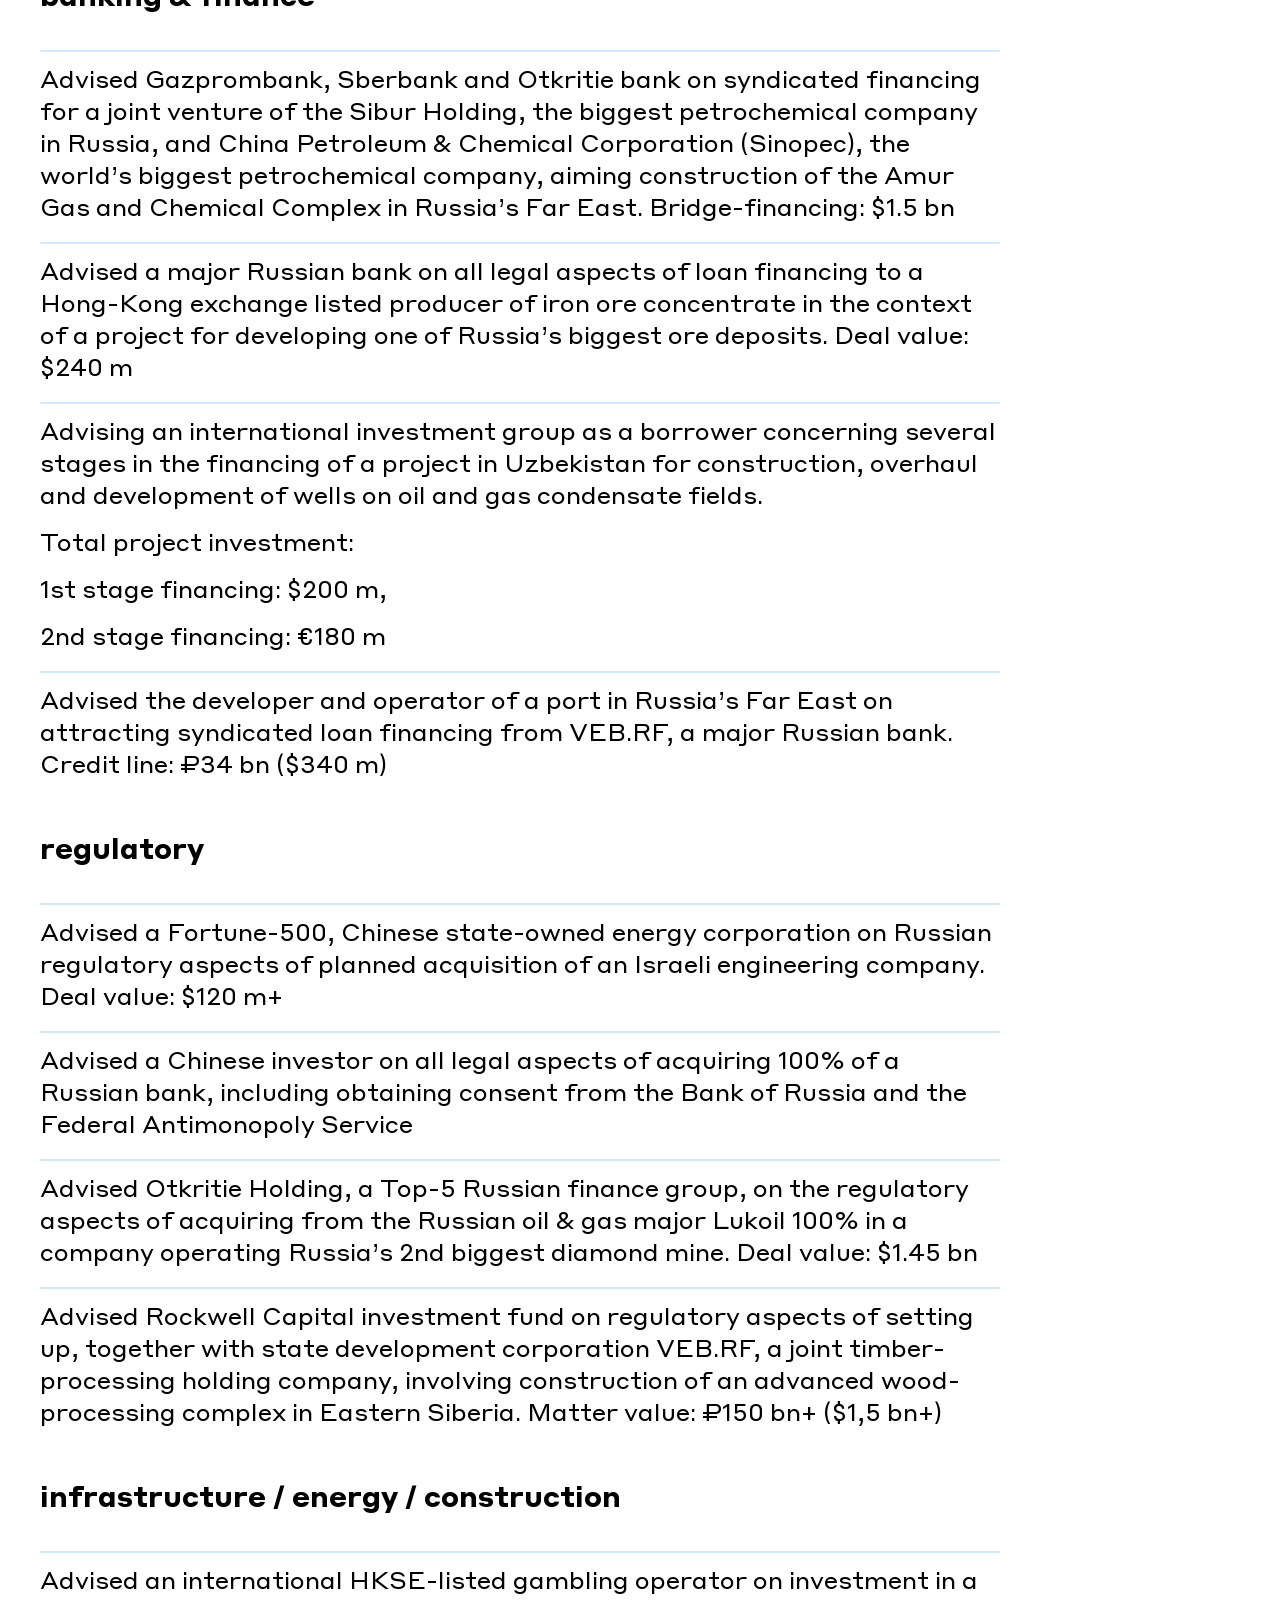
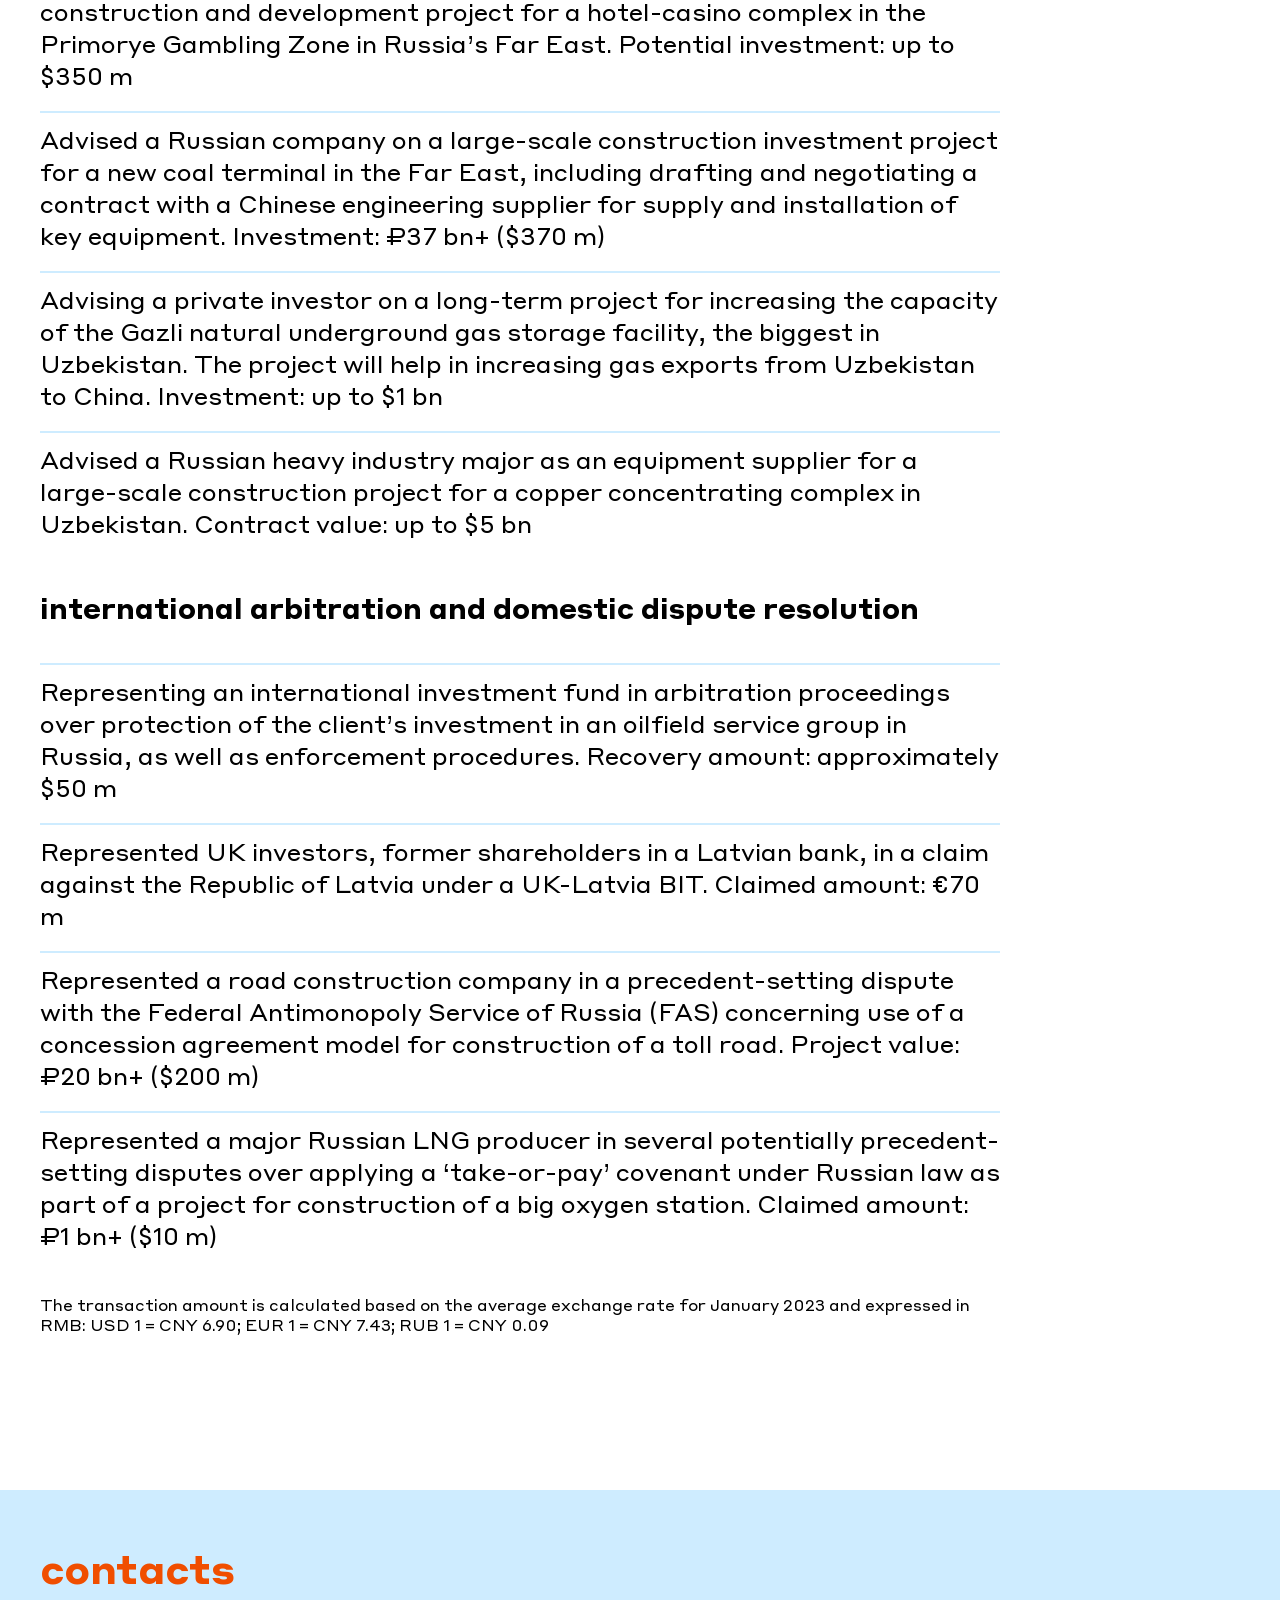
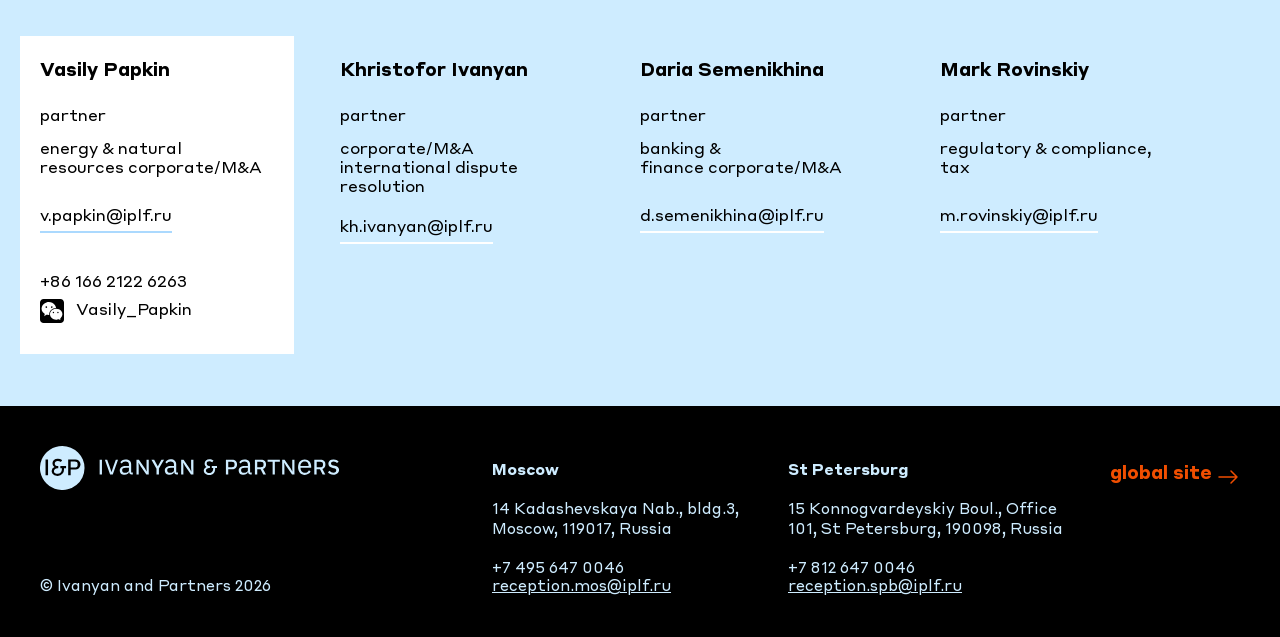
<file: public/en.html>
<!DOCTYPE html>
<html lang="en">
  <head>
    <meta charset="UTF-8">
    <meta name="viewport" content="width=device-width, initial-scale=1.0">
    <meta name="description" content="">
    <meta name="keywords" content="">
    <link href="css/main.min.css" rel="stylesheet">
    <link href="https://fonts.googleapis.com/css2?family=Noto+Sans+SC:wght@400;700&amp;display=swap" rel="stylesheet">
    <title>Ivanyan &amp; Partners</title>
    <link rel="apple-touch-icon" sizes="180x180" href="/images/favicon/apple-touch-icon.png">
    <link rel="icon" type="image/png" sizes="32x32" href="/images/favicon/favicon-32x32.png">
    <link rel="icon" type="image/png" sizes="16x16" href="/images/favicon/favicon-16x16.png">
    <link rel="manifest" href="/images/favicon/site.webmanifest">
    <link rel="mask-icon" href="/images/favicon/safari-pinned-tab.svg" color="#5bbad5">
    <link rel="shortcut icon" href="/images/favicon/favicon.ico">
    <meta name="msapplication-TileColor" content="#da532c">
    <meta name="msapplication-config" content="/images/favicon/browserconfig.xml">
    <meta name="theme-color" content="#ffffff">
  </head>
  <body>
    <div class="wrapper">
      <header class="header">
        <div class="header__top"> 
          <div class="header__logo header__logo--en"><img src="images/logo-en.svg" alt="Ivanyan &amp; Partners"></div>
          <nav class="header__languages" aria-label="Language selector"><a class="header__language" href="/" lang="zh-CN">中文</a><a class="header__language header__language--active" href="en.html" lang="en" aria-current="page">EN</a>
          </nav>
        </div>
        <div class="header__bottom"> 
          <div class="my-container">
            <button class="header__burger" type="button" aria-label="Open menu" aria-expanded="false"><img src="images/menu-mobile.png" alt=""></button>
            <nav class="header__menu menu-header" aria-label="Main menu">
              <div class="menu-header__panel">
                <button class="menu-header__close" type="button" aria-label="Close menu"><img src="images/Union.svg" alt=""></button>
                <ul class="menu-header__list menu-header__list--en">
                  <li class="menu-header__item"><a class="menu-header__link click" href=""><span>specialisation</span></a></li>
                  <li class="menu-header__item"><a class="menu-header__link click" href=""><span>people</span></a></li>
                  <li class="menu-header__item"><a class="menu-header__link click" href=""><span>expertise</span></a></li>
                  <li class="menu-header__item"><a class="menu-header__link click" href=""><span>scale</span></a></li>
                  <li class="menu-header__item"><a class="menu-header__link click" href=""><span>selected experience</span></a></li>
                  <li class="menu-header__item"><a class="menu-header__link click" href=""><span>contacts</span></a></li>
                </ul>
                <div class="menu-header__utilities"><a class="menu-header__utility-link menu-header__utility-link--hub" href="#knowledge-hub"><span>knowledge hub</span>
                    <svg class="menu-header__utility-arrow" width="24" height="24" viewBox="0 0 24 24" fill="none" xmlns="http://www.w3.org/2000/svg" aria-hidden="true">
                      <path d="M15 18L21 12L15 6M21 12L3 12" stroke="#000" stroke-width="1.5" stroke-linecap="round" stroke-linejoin="round"></path>
                    </svg></a><a class="menu-header__utility-link" href="https://ivanyan.partners/en/"><span>global site</span>
                    <svg class="menu-header__utility-arrow" width="24" height="24" viewBox="0 0 24 24" fill="none" xmlns="http://www.w3.org/2000/svg" aria-hidden="true">
                      <path d="M15 18L21 12L15 6M21 12L3 12" stroke="#000" stroke-width="1.5" stroke-linecap="round" stroke-linejoin="round"></path>
                    </svg></a></div>
                <div class="menu-header__brand" aria-hidden="true"><img src="images/logo-footer-en.svg" alt="">
                </div>
              </div>
            </nav>
          </div>
        </div>
      </header>
      <main class="main">
        <section class="intro intro--en">
          <div class="my-container"> 
            <div class="intro__body">
              <aside class="intro__knowledge-hub" id="knowledge-hub" aria-label="I&amp;P Knowledge Hub"><span class="intro__knowledge-new">NEW</span>
                <p class="intro__knowledge-title">I&amp;P Knowledge Hub</p>
                <p class="intro__knowledge-text">Insights into Russian business law for Chinese enterprises</p>
              </aside>
              <div class="intro__logo"><img src="images/logo-intro-en.svg" alt="Ivanyan &amp; Partners"></div>
              <h1 class="intro__title text-other-family">first choice law firm for&nbsp;complex investment projects in&nbsp;Russia</h1>
            </div>
          </div>
        </section>
        <div class="content content--en">
          <div class="content__sec scroll-to-sec">
            <div class="my-container">
              <h2 class="content__title"> specialisation</h2>
              <p class="content__text"> Since 2006, we have been providing legal assistance to Russian and global corporations, state-owned entities, private clients and not-for-profit organisations. Our key competences are to support complex investment projects and deals, and resolve complicated disputes, including cross-border and international ones.</p><br>
              <p class="content__text"> We combine high proficiency in law with skills in providing legal protection to corporations before Russian public authorities and have unrivalled experience of managing large-scale, multi-jurisdictional projects.</p>
            </div>
          </div>
          <div class="content__sec-colored">
            <div class="content__sec scroll-to-sec">
              <div class="my-container">
                <h2 class="content__title"> people</h2>
                <p class="content__text"> Our clients’ interests are protected by nearly 100 attorneys and lawyers based at our offices in Moscow and St Petersburg.</p>
              </div>
            </div>
            <div class="content__sec scroll-to-sec">
              <div class="my-container">
                <h2 class="content__title"> expertise</h2>
                <p class="content__text"> Our service covers all key fields of law. We are particularly strong in areas of work that are important to large corporations:</p><br>
                <ul class="content__list"> 
                  <li class="content__item">corporate/M&A</li>
                  <li class="content__item">energy & natural resources</li>
                  <li class="content__item">infrastructure/PPP construction</li>
                  <li class="content__item">arbitration, litigation, insolvency</li>
                  <li class="content__item">banking & finance</li>
                  <li class="content__item">regulatory & compliance</li>
                  <li class="content__item">tax & customs</li>
                  <li class="content__item">real estate & investment</li>
                  <li class="content__item">data protection and privacy</li>
                  <li class="content__item">employment</li>
                </ul>
              </div>
            </div>
            <div class="content__sec scroll-to-sec"></div>
            <div class="my-container">
              <h2 class="content__title"> scale</h2>
              <p class="content__text"> Ivanyan and Partners is one of the Top-10* biggest and most successful law firms in Russia. Over the past five years (2020-2024), we have advised on projects worth $110 bn+ in aggregate and our work now extends to 54 countries on five continents.</p>
              <p class="content__text-small"> *as per the research conducted by the leading national legal market observer Pravo-300 for 2020-2024.</p>
            </div>
          </div>
          <div class="content__sec-lines scroll-to-sec">
            <div class="my-container">
              <div class="content__subsec">
                <h2 class="content__title"> selected experience</h2>
                <h3 class="content__subtitle"> corporate/M&A</h3>
                <p class="content__text"> Advised a Chinese real property major on envisaged acquisition of a controlling stake in a Russian company with a big portfolio of Moscow commercial real estate. Deal value: $650 m+</p>
                <p class="content__text"> Advised the shareholders in Sibur Holding, Russia’s gas-processing and petrochemicals major, on sale of a 10% minority stake to China Petroleum & Chemical Corporation (Sinopec). Stake value: $1.34 bn</p>
                <p class="content__text"> Advised the shareholders in Sibur Holding on sale of 10% of the shares to the Chinese Silk Road Fund. Deal value: undisclosed</p>
                <p class="content__text"> Advised a private Russian investment group on disposing of a 20% participatory interest in a Russian gas-producing company to a Chinese energy corporation, including structuring the deal and advising on regulatory issues. Deal value: $48 m</p>
              </div>
              <div class="content__subsec">
                <h3 class="content__subtitle"> banking & finance</h3>
                <p class="content__text"> Advised Gazprombank, Sberbank and Otkritie bank on syndicated financing for a joint venture of the Sibur Holding, the biggest petrochemical company in Russia, and China Petroleum & Chemical Corporation (Sinopec), the world’s biggest petrochemical company, aiming construction of the Amur Gas and Chemical Complex in Russia’s Far East. Bridge-financing: $1.5 bn</p>
                <p class="content__text"> Advised a major Russian bank on all legal aspects of loan financing to a Hong-Kong exchange listed producer of iron ore concentrate in the context of a project for developing one of Russia’s biggest ore deposits. Deal value: $240 m</p>
                <p class="content__text"> Advising an international investment group as a borrower concerning several stages in the financing of a project in Uzbekistan for construction, overhaul and development of wells on oil and gas condensate fields. <span style="display:block; margin-top:15px;">Total project investment: </span><span style="display:block; margin-top:15px;">1st stage financing: $200 m, </span><span style="display:block; margin-top:15px;">2nd stage financing: €180 m</span></p>
                <p class="content__text"> Advised the developer and operator of a port in Russia’s Far East on attracting syndicated loan financing from VEB.RF, a major Russian bank. Credit line: ₽34 bn ($340 m)</p>
              </div>
              <div class="content__subsec">
                <h3 class="content__subtitle"> regulatory</h3>
                <p class="content__text"> Advised a Fortune-500, Chinese state-owned energy corporation on Russian regulatory aspects of planned acquisition of an Israeli engineering company. Deal value: $120 m+</p>
                <p class="content__text"> Advised a Chinese investor on all legal aspects of acquiring 100% of a Russian bank, including obtaining consent from the Bank of Russia and the Federal Antimonopoly Service</p>
                <p class="content__text"> Advised Otkritie Holding, a Top-5 Russian finance group, on the regulatory aspects of acquiring from the Russian oil & gas major Lukoil 100% in a company operating Russia’s 2nd biggest diamond mine. Deal value: $1.45 bn</p>
                <p class="content__text"> Advised Rockwell Capital investment fund on regulatory aspects of setting up, together with state development corporation VEB.RF, a joint timber-processing holding company, involving construction of an advanced wood-processing complex in Eastern Siberia. Matter value: ₽150 bn+ ($1,5 bn+)</p>
              </div>
              <div class="content__subsec">
                <h3 class="content__subtitle"> infrastructure / energy / construction</h3>
                <p class="content__text"> Advised an international HKSE-listed gambling operator on investment in a construction and development project for a hotel-casino complex in the Primorye Gambling Zone in Russia’s Far East. Potential investment: up to $350 m</p>
                <p class="content__text"> Advised a Russian company on a large-scale construction investment project for a new coal terminal in the Far East, including drafting and negotiating a contract with a Chinese engineering supplier for supply and installation of key equipment. Investment: ₽37 bn+ ($370 m)</p>
                <p class="content__text"> Advising a private investor on a long-term project for increasing the capacity of the Gazli natural underground gas storage facility, the biggest in Uzbekistan. The project will help in increasing gas exports from Uzbekistan to China. Investment: up to $1 bn</p>
                <p class="content__text"> Advised a Russian heavy industry major as an equipment supplier for a large-scale construction project for a copper concentrating complex in Uzbekistan. Contract value: up to $5 bn</p>
              </div>
              <div class="content__subsec">
                <h3 class="content__subtitle"> international arbitration and domestic dispute resolution</h3>
                <p class="content__text"> Representing an international investment fund in arbitration proceedings over protection of the client’s investment in an oilfield service group in Russia, as well as enforcement procedures. Recovery amount: approximately $50 m</p>
                <p class="content__text"> Represented UK investors, former shareholders in a Latvian bank, in a claim against the Republic of Latvia under a UK-Latvia BIT. Claimed amount: €70 m</p>
                <p class="content__text"> Represented a road construction company in a precedent-setting dispute with the Federal Antimonopoly Service of Russia (FAS) concerning use of a concession agreement model for construction of a toll road. Project value: ₽20 bn+ ($200 m)</p>
                <p class="content__text"> Represented a major Russian LNG producer in several potentially precedent-setting disputes over applying a ‘take-or-pay’ covenant under Russian law as part of a project for construction of a big oxygen station. Claimed amount: ₽1 bn+ ($10 m)</p><br><br><br>
                <p class="content__text-small"> The transaction amount is calculated based on the average exchange rate for January 2023 and expressed in RMB: USD 1 = CNY 6.90; EUR 1 = CNY 7.43; RUB 1 = CNY 0.09</p>
              </div>
            </div>
          </div>
        </div>
      </main>
      <footer class="scroll-to-sec footer footer--en">
        <div class="footer__top top-footer"> 
          <div class="top-footer__container"> 
            <div class="top-footer__title">contacts</div>
            <div class="top-footer__row">
              <div class="top-footer__column top-footer__column--white"> 
                <div class="top-footer__column-title">Vasily Papkin</div>
                <ul class="top-footer__column-list">
                  <li class="top-footer__column-item">partner</li>
                  <li class="top-footer__column-item">energy & natural resources corporate/M&A</li>
                </ul>
                <div class="top-footer__bottom"> <a href="mailto:v.papkin@iplf.ru">v.papkin@iplf.ru</a></div>
                <ul class="top-footer__contacts">
                  <li class="top-footer__contact"><a class="top-footer__contact-text" href="tel:8616621226263">+86 166 2122 6263</a></li>
                  <li class="top-footer__contact"><svg width="24" height="24" viewBox="0 0 24 24" fill="none" xmlns="http://www.w3.org/2000/svg">
<g clip-path="url(#clip0_811_2646)">
<path fill-rule="evenodd" clip-rule="evenodd" d="M20.4 24C22.3882 24 24 22.3883 24 20.4V3.6C24 1.61176 22.3882 0 20.4 0H3.6C1.61176 0 0 1.61176 0 3.6V20.4C0 22.3883 1.61168 24 3.6 24H20.4ZM16.0641 8.95002C14.1271 9.05122 12.4427 9.63842 11.0752 10.9651C9.69347 12.3054 9.06275 13.9478 9.23515 15.9838C9.0176 15.9568 8.80562 15.9291 8.59752 15.9019C8.0814 15.8344 7.58915 15.77 7.09491 15.7284C6.85539 15.7083 6.57115 15.7369 6.36827 15.8514C5.88715 16.1229 5.42024 16.4194 4.91378 16.741C4.71133 16.8696 4.50256 17.0021 4.28403 17.1387C4.32751 16.9421 4.36623 16.753 4.40376 16.5698L4.40376 16.5698C4.48743 16.1613 4.56513 15.782 4.67619 15.4127C4.79451 15.0196 4.73971 14.8008 4.37755 14.5448C2.05227 12.9031 1.07211 10.4463 1.80563 7.91682C2.48427 5.57682 4.15083 4.1577 6.41531 3.41794C9.50611 2.40834 12.9796 3.43818 14.8591 5.8921C15.5379 6.7785 15.9541 7.77338 16.0641 8.95002ZM7.14915 8.16186C7.16699 7.69922 6.76611 7.28242 6.28995 7.2685C5.80243 7.25418 5.40147 7.62674 5.38723 8.10714C5.37283 8.59402 5.74523 8.98418 6.23627 8.99666C6.72307 9.00898 7.13115 8.63594 7.14915 8.16186ZM11.8004 7.26818C11.3225 7.27698 10.9187 7.68402 10.9272 8.1485C10.9359 8.62994 11.332 9.00658 11.8235 9.00066C12.3162 8.99474 12.6899 8.6141 12.6852 8.1225C12.6812 7.63994 12.2868 7.2593 11.8004 7.26818ZM20.4158 21.0263C20.2266 20.942 20.0423 20.8448 19.8602 20.7488C19.4519 20.5334 19.055 20.3241 18.6407 20.2808C18.2903 20.2442 17.9293 20.3479 17.5646 20.4526C17.3083 20.5261 17.0501 20.6002 16.7924 20.6266C14.8907 20.8212 13.1871 20.2912 11.7823 18.992C9.1105 16.5208 9.49226 12.7317 12.5834 10.7066C15.3307 8.90675 19.3597 9.50675 21.2967 12.0041C22.987 14.1833 22.7883 17.0761 20.7248 18.9068C20.1277 19.4367 19.9128 19.8727 20.2959 20.5712C20.3438 20.6584 20.3629 20.7613 20.383 20.8692C20.3927 20.9208 20.4025 20.9736 20.4158 21.0263ZM13.4339 14.2664C13.8243 14.2668 14.1459 13.9612 14.1607 13.5755C14.1763 13.1672 13.8479 12.8247 13.439 12.823C13.0342 12.8212 12.6951 13.1684 12.7091 13.5707C12.7224 13.955 13.0462 14.2659 13.4339 14.2664ZM17.9347 12.8246C17.5559 12.822 17.2339 13.1321 17.2185 13.5149C17.2021 13.9243 17.5203 14.2604 17.9254 14.2615C18.3172 14.2628 18.6268 13.9664 18.6411 13.5765C18.6563 13.1662 18.3379 12.8274 17.9347 12.8246Z" fill="black"/>
</g>
<defs>
<clipPath id="clip0_811_2646">
<rect width="24" height="24" fill="white"/>
</clipPath>
</defs>
</svg><a class="top-footer__contact-text" href="https://msngr.link/wc/Vasily_Papkin">Vasily_Papkin</a>
                  </li>
                </ul>
              </div>
              <div class="top-footer__column"> 
                <div class="top-footer__column-title">Khristofor Ivanyan</div>
                <ul class="top-footer__column-list">
                  <li class="top-footer__column-item">partner</li>
                  <li class="top-footer__column-item">corporate/M&A international dispute resolution</li>
                </ul>
                <div class="top-footer__bottom"> <a href="mailto:kh.ivanyan@iplf.ru">kh.ivanyan@iplf.ru</a></div>
              </div>
              <div class="top-footer__column"> 
                <div class="top-footer__column-title">Daria Semenikhina</div>
                <ul class="top-footer__column-list">
                  <li class="top-footer__column-item">partner</li>
                  <li class="top-footer__column-item">banking & finance&nbsp;corporate/M&A</li>
                </ul>
                <div class="top-footer__bottom"> <a href="mailto:d.semenikhina@iplf.ru">d.semenikhina@iplf.ru</a></div>
              </div>
              <div class="top-footer__column"> 
                <div class="top-footer__column-title">Mark Rovinskiy</div>
                <ul class="top-footer__column-list">
                  <li class="top-footer__column-item">partner</li>
                  <li class="top-footer__column-item">regulatory & compliance, tax</li>
                </ul>
                <div class="top-footer__bottom"> <a href="mailto:m.rovinskiy@iplf.ru">m.rovinskiy@iplf.ru</a></div>
              </div>
            </div>
          </div>
        </div>
        <div class="footer__bottom bottom-footer">
          <div class="bottom-footer__left"> 
            <div class="bottom-footer__logo"> <img src="images/logo-footer-en.svg" alt="Ivanyan &amp; Partners"></div>
            <div class="bottom-footer__left-link"> <a class="bottom-footer__global-link" href="https://ivanyan.partners/en/"><span>global site</span>
                <svg class="bottom-footer__global-arrow" width="24" height="24" viewBox="0 0 24 24" fill="none" xmlns="http://www.w3.org/2000/svg" aria-hidden="true">
                  <path d="M15 18L21 12L15 6M21 12L3 12" stroke="#F04E00" stroke-width="1.5" stroke-linecap="round" stroke-linejoin="round"></path>
                </svg></a></div>
            <div class="bottom-footer__copyright bottom-footer__copyright--desk">© Ivanyan and Partners 2026</div>
          </div>
          <div class="bottom-footer__middle"> 
            <div class="bottom-footer__middle-row">
              <div class="bottom-footer__middle-column"> 
                <div class="bottom-footer__middle-title">Moscow</div>
                <div class="bottom-footer__middle-adress">14 Kadashevskaya Nab., bldg.3,<br>Moscow, 119017, Russia</div>
                <div class="bottom-footer__middle-contacts"> <a href="tel:4956470046">+7 495 647 0046</a><a href="mailto:reception.mos@iplf.ru">reception.mos@iplf.ru  </a></div>
              </div>
              <div class="bottom-footer__middle-column"> 
                <div class="bottom-footer__middle-title">St Petersburg</div>
                <div class="bottom-footer__middle-adress">15 Konnogvardeyskiy Boul., Office<br>101, St Petersburg, 190098, Russia</div>
                <div class="bottom-footer__middle-contacts"> <a href="tel:8126470046">+7 812 647 0046 </a><a href="mailto:reception.spb@iplf.ru ">reception.spb@iplf.ru  </a></div>
              </div>
            </div>
          </div>
          <div class="bottom-footer__right"> <a class="bottom-footer__global-link" href="https://ivanyan.partners/en/"><span>global site</span>
              <svg class="bottom-footer__global-arrow" width="24" height="24" viewBox="0 0 24 24" fill="none" xmlns="http://www.w3.org/2000/svg" aria-hidden="true">
                <path d="M15 18L21 12L15 6M21 12L3 12" stroke="#F04E00" stroke-width="1.5" stroke-linecap="round" stroke-linejoin="round"></path>
              </svg></a></div>
          <div class="bottom-footer__copyright bottom-footer__copyright--mob"> <a href="">© Ivanyan and Partners 2026</a></div>
        </div>
      </footer>
    </div>
    <script src="js/main.min.js"></script>
  </body>
</html>
</file>
<file: public/css/main.min.css>
@charset "UTF-8";*{padding:0;margin:0;border:0;-webkit-box-sizing:border-box;box-sizing:border-box}*,:after,:before{-webkit-box-sizing:border-box;box-sizing:border-box}:focus,a:active{outline:0}a:active,a:focus{outline:0}a{color:inherit}aside,footer,header,nav{display:block}body,html{height:100%;width:100%;font-size:100%;line-height:1;font-size:14px;-ms-text-size-adjust:100%;-moz-text-size-adjust:100%;-webkit-text-size-adjust:100%}button,input,textarea{font-family:inherit}input::-ms-clear{display:none}button{padding:0;border:none;font:inherit;color:inherit;background-color:transparent;cursor:pointer}button::-moz-focus-inner{padding:0;border:0}a,a:visited{text-decoration:none}a:hover{text-decoration:none}ul li{list-style:none}img{vertical-align:top}h1,h2,h3,h4,h5,h6{font-size:inherit;font-weight:400}@font-face{font-family:Noto Sans SC;src:url(../fonts/NotoSansSC_Bold/NotoSansSC_Bold.eot);src:local("NotoSansSC_Bold"),local("../fonts/NotoSansSC_Bold/NotoSansSC_Bold"),url(../fonts/NotoSansSC_Bold/NotoSansSC_Bold.eot?#iefix) format("embedded-opentype"),url(../fonts/NotoSansSC_Bold/NotoSansSC_Bold.woff) format("woff"),url(../fonts/NotoSansSC_Bold/NotoSansSC_Bold.ttf) format("truetype");font-weight:700;font-style:normal;font-display:swap}@font-face{font-family:Noto Sans SC;src:url(../fonts/NotoSansSC_Regular/NotoSansSC_Regular.eot);src:local("NotoSansSC_Regular"),local("../fonts/NotoSansSC_Regular/NotoSansSC_Regular"),url(../fonts/NotoSansSC_Regular/NotoSansSC_Regular.eot?#iefix) format("embedded-opentype"),url(../fonts/NotoSansSC_Regular/NotoSansSC_Regular.woff) format("woff"),url(../fonts/NotoSansSC_Regular/NotoSansSC_Regular.ttf) format("truetype");font-weight:400;font-style:normal;font-display:swap}@font-face{font-family:Noto Sans TC;src:url(../fonts/NotoSansSC_Regular/NotoSansTC_Regular.eot);src:local("NotoSansTC_Regular"),local("../fonts/NotoSansTC_Regular/NotoSansTC_Regular"),url(../fonts/NotoSansTC_Regular/NotoSansTC_Regular.eot?#iefix) format("embedded-opentype"),url(../fonts/NotoSansTC_Regular/NotoSansTC_Regular.woff) format("woff"),url(../fonts/NotoSansTC_Regular/NotoSansTC_Regular.ttf) format("truetype");font-weight:400;font-style:normal;font-display:swap}@font-face{font-family:Styrene A LC Web;src:url(../fonts/StyreneAWeb_Bold/StyreneAWeb_Bold.eot);src:local("StyreneAWeb_Bold"),local("../fonts/StyreneAWeb_Bold/StyreneAWeb_Bold"),url(../fonts/StyreneAWeb_Bold/StyreneALC_Bold.woff2) format("woff2"),url(../fonts/StyreneAWeb_Bold/StyreneAWeb_Bold.eot?#iefix) format("embedded-opentype"),url(../fonts/StyreneAWeb_Bold/StyreneAWeb_Bold.woff) format("woff"),url(../fonts/StyreneAWeb_Bold/StyreneAWeb_Bold.ttf) format("truetype");font-weight:700;font-style:normal;font-display:swap}@font-face{font-family:Styrene A LC Web;src:url(../fonts/StyreneAWeb_Regular/StyreneAWeb_Regular.eot);src:local("StyreneAWeb_Regular"),local("../fonts/StyreneAWeb_Regular/StyreneAWeb_Regular"),url(../fonts/StyreneAWeb_Regular/StyreneALC_Regular.woff2) format("woff2"),url(../fonts/StyreneAWeb_Regular/StyreneAWeb_Regular.eot?#iefix) format("embedded-opentype"),url(../fonts/StyreneAWeb_Regular/StyreneAWeb_Regular.woff) format("woff"),url(../fonts/StyreneAWeb_Regular/StyreneAWeb_Regular.ttf) format("truetype");font-weight:400;font-style:normal;font-display:swap}.wrapper{display:-webkit-box;display:-ms-flexbox;display:flex;-webkit-box-orient:vertical;-webkit-box-direction:normal;-ms-flex-direction:column;flex-direction:column;height:100%}.wrapper .main{-webkit-box-flex:1;-ms-flex:1 1 auto;flex:1 1 auto}.my-container{width:1040px;padding:0 40px;margin:0 auto;max-width:100%}@media (max-width:1372px){.my-container{width:100%}}@media (max-width:767px){.my-container{padding:0 20px}}.my-container>*{max-width:960px}span.text-other-family{font-family:Styrene A LC Web!important}.header{position:fixed;top:0;left:0;right:0;z-index:99}.header__top{padding:28px 40px 29px;background:#000;display:-webkit-box;display:-ms-flexbox;display:flex;-webkit-box-align:center;-ms-flex-align:center;align-items:center;-webkit-box-pack:justify;-ms-flex-pack:justify;justify-content:space-between}@media (max-width:767px){.header__top{padding:19px 20px}}.header__logo{width:275px;height:20px}@media (max-width:767px){.header__logo{width:213px;height:15px}}.header__logo img{width:100%;height:100%}.header__logo--en{width:302px}@media (max-width:767px){.header__logo--en{width:198px;height:13px}}.header__languages{display:-webkit-box;display:-ms-flexbox;display:flex;-webkit-box-align:center;-ms-flex-align:center;align-items:center;gap:4px;font-family:Noto Sans SC;font-size:14px;font-style:normal;font-weight:700;line-height:1}.header__language{width:32px;height:32px;border-radius:50%;display:-webkit-inline-box;display:-ms-inline-flexbox;display:inline-flex;-webkit-box-align:center;-ms-flex-align:center;align-items:center;-webkit-box-pack:center;-ms-flex-pack:center;justify-content:center;color:#ceecff;-webkit-transition:background-color .3s ease,color .3s ease;-o-transition:background-color .3s ease,color .3s ease;transition:background-color .3s ease,color .3s ease}.header__language:hover{color:#000;background-color:#ceecff}.header__language--active{color:#000;background-color:#ceecff}@media (max-width:767px){.header__language{width:30px;height:30px;font-size:14px}}.header__bottom{border-bottom:1px solid var(--blue,#ceecff);background:var(--white,#fff)}@media (max-width:767px){.header__bottom{position:relative;height:0;border-bottom:0}}.header__burger{display:none;border:0;padding:0;background:0 0;cursor:pointer}@media (max-width:767px){.header__burger{width:56px;height:56px;display:block;position:absolute;z-index:100;top:16px;right:20px}}.header__burger img{display:block;width:100%;height:100%}.menu-header{margin:0 -16px}.menu-header__brand,.menu-header__close,.menu-header__utilities{display:none}@media (max-width:767px){.menu-header{position:fixed;inset:0;display:-webkit-box;display:-ms-flexbox;display:flex;-webkit-box-align:stretch;-ms-flex-align:stretch;align-items:stretch;-webkit-box-pack:end;-ms-flex-pack:end;justify-content:flex-end;-webkit-box-sizing:border-box;box-sizing:border-box;padding:0;left:0;z-index:101;background-color:rgba(0,0,0,.4);margin:0;overflow:auto;-webkit-transition:opacity .25s ease,visibility .25s ease;-o-transition:opacity .25s ease,visibility .25s ease;transition:opacity .25s ease,visibility .25s ease;opacity:0;visibility:hidden;pointer-events:none}}@media (max-width:767px){.menu-header.js-active{opacity:1;visibility:visible;pointer-events:auto}}@media (max-width:767px){.menu-header__panel{position:relative;width:300px;min-height:100dvh;background:#fff;padding:53px 0 96px}}@media (max-width:767px){.menu-header__close{display:block;width:20px;height:20px;padding:0;border:0;background:0 0;cursor:pointer;position:absolute;top:32px;right:32px}.menu-header__close img{display:block;width:100%;height:100%}}.menu-header__list{display:-webkit-box;display:-ms-flexbox;display:flex;-webkit-box-align:center;-ms-flex-align:center;align-items:center}@media (max-width:767px){.menu-header__list{display:block;width:100%}}.menu-header__list--en .menu-header__link{font-family:Styrene A LC Web}.menu-header__link{display:block;padding:12px 16px 16px;color:var(--black,#000);font-family:Noto Sans SC;font-size:16px;font-style:normal;font-weight:400;line-height:125%;-webkit-transition:color 250ms ease,-webkit-box-shadow 250ms cubic-bezier(1,.05,.43,1.03);transition:color 250ms ease,-webkit-box-shadow 250ms cubic-bezier(1,.05,.43,1.03);-o-transition:color 250ms ease,box-shadow 250ms cubic-bezier(1,.05,.43,1.03);transition:color 250ms ease,box-shadow 250ms cubic-bezier(1,.05,.43,1.03);transition:color 250ms ease,box-shadow 250ms cubic-bezier(1,.05,.43,1.03),-webkit-box-shadow 250ms cubic-bezier(1,.05,.43,1.03)}@media (max-width:800px){.menu-header__link{padding:12px 15px 16px}}@media (max-width:767px){.menu-header__link{height:60px;padding:10px 20px 0;display:-webkit-box;display:-ms-flexbox;display:flex;-webkit-box-align:center;-ms-flex-align:center;align-items:center;border-bottom:2px solid #ceecff;font-family:Styrene A LC Web;font-size:20px;line-height:120%}}.menu-header__link span{display:inline-block;padding-top:4px;padding-bottom:4px;border-bottom:2px solid #ceecff;-webkit-transition:all .3s ease 0s;-o-transition:all .3s ease 0s;transition:all .3s ease 0s}@media (max-width:767px){.menu-header__link span{padding:0;border-bottom:0}}.menu-header__link:hover{color:var(--black,#f04e00)}.menu-header__link:hover span{-webkit-box-shadow:inset 0 -32px 0 0 #cfedff;box-shadow:inset 0 -32px 0 0 #cfedff}.menu-header__link.js-active{color:var(--black,#f04e00)}.menu-header__link.js-active span{border-bottom:2px solid transparent}@media (max-width:767px){.menu-header__utilities{display:-webkit-box;display:-ms-flexbox;display:flex;-webkit-box-orient:vertical;-webkit-box-direction:normal;-ms-flex-direction:column;flex-direction:column;-webkit-box-align:start;-ms-flex-align:start;align-items:flex-start;gap:30px;margin:54px 20px 0}}@media (max-width:767px){.menu-header__utility-link{display:-webkit-inline-box;display:-ms-inline-flexbox;display:inline-flex;-webkit-box-align:center;-ms-flex-align:center;align-items:center;gap:8px;color:#000;font-family:Styrene A LC Web;font-size:20px;font-weight:700;line-height:120%}}@media (max-width:767px){.menu-header__utility-arrow{width:24px;height:24px;-webkit-box-flex:0;-ms-flex:0 0 24px;flex:0 0 24px}}@media (max-width:767px){.menu-header__brand{display:block;position:absolute;left:20px;bottom:36px;width:40px;height:40px;overflow:hidden}.menu-header__brand img{display:block;width:auto;height:40px;max-width:none;-webkit-filter:brightness(0);filter:brightness(0)}}body.menu-open{overflow:hidden}.footer{margin-top:105px}@media (max-width:767px){.footer{margin-top:84px}}.footer__top{background:var(--blue,#ceecff)}.footer__bottom{background:var(--black,#000);padding:40px}@media (max-width:767px){.footer__bottom{padding:32px 20px 40px}}.top-footer__container{width:1372px;max-width:100%;margin:0 auto;padding:60px 40px 80px}@media (max-width:767px){.top-footer__container{padding:40px 20px}}.top-footer__title{color:var(--orange,#f04e00);font-family:Noto Sans SC;font-size:48px;font-style:normal;font-weight:700;line-height:116.667%;letter-spacing:2.88px}@media (max-width:767px){.top-footer__title{font-size:36px}}.top-footer__row{margin-top:60px;display:-webkit-box;display:-ms-flexbox;display:flex}@media (max-width:1199px){.top-footer__row{-ms-flex-wrap:wrap;flex-wrap:wrap;row-gap:60px;max-width:690px}}@media (max-width:767px){.top-footer__row{margin-top:35px;-ms-flex-wrap:wrap;flex-wrap:wrap;row-gap:24px}}.top-footer__column{position:relative;padding-right:55px;-webkit-box-flex:0;-ms-flex:0 0 25%;flex:0 0 25%;display:-webkit-box;display:-ms-flexbox;display:flex;-webkit-box-orient:vertical;-webkit-box-direction:normal;-ms-flex-direction:column;flex-direction:column}@media (max-width:1199px){.top-footer__column{-webkit-box-flex:0;-ms-flex:0 1 50%;flex:0 1 50%}}@media (max-width:767px){.top-footer__column{-webkit-box-flex:0;-ms-flex:0 1 100%;flex:0 1 100%}}.top-footer__column--white:before{content:"";width:234px;height:calc(100% + 48px);position:absolute;top:-20px;left:-20px;background-color:#fff;z-index:0}@media (max-width:1199px){.top-footer__column--white:before{width:254px;left:-40px}}@media (max-width:767px){.top-footer__column--white:before{content:none}}.top-footer__column--white .top-footer__bottom a{border-bottom:2px solid #abd9fe}.top-footer__column-title{position:relative;color:#000;font-family:Noto Sans SC;font-size:18px;font-style:normal;font-weight:700;line-height:177.778%;z-index:1}@media (max-width:767px){.top-footer__column-title{font-size:16px}}.top-footer__column-list{position:relative;margin-top:20px;max-height:96px}@media (max-width:767px){.top-footer__column-list{margin-top:16px;position:relative;z-index:1}}.top-footer__column-item{max-width:225px;position:relative;color:#000;font-family:Noto Sans SC;font-size:16px;font-style:normal;font-weight:400;line-height:118%;margin-bottom:14px}@media (max-width:767px){.top-footer__column-item{max-width:290px;line-height:20px;margin-bottom:0;font-size:14px}}.top-footer__contacts{position:relative;margin-top:20px}@media (max-width:767px){.top-footer__contacts{margin-top:12px;margin-bottom:24px}.top-footer__contacts li+li{margin-top:12px}}.top-footer__contacts:before{content:none;width:234px;height:calc(100% + 15px);position:absolute;top:-5px;left:-20px;background-color:#fff;z-index:0}@media (max-width:767px){.top-footer__contacts:before{content:"";top:auto;bottom:-27px;height:280px;width:273px}}.top-footer__contact{position:relative;display:-webkit-box;display:-ms-flexbox;display:flex;-webkit-box-align:center;-ms-flex-align:center;align-items:center}.top-footer__contact svg{width:24px;height:24px;margin-right:12px}.top-footer__contact a{color:var(--black,#000);font-family:Styrene A LC Web;font-size:16px;font-style:normal;font-weight:400;line-height:177.778%;-webkit-transition:all .3s ease 0s;-o-transition:all .3s ease 0s;transition:all .3s ease 0s}.top-footer__contact a:hover{color:var(--orange,#f04e00)}@media (max-width:767px){.top-footer__contact a{line-height:20px;font-size:14px}}.top-footer__bottom{position:relative;margin-top:10px;padding-bottom:16px}@media (max-width:767px){.top-footer__bottom{margin-top:16px;position:relative;z-index:1}}.top-footer__bottom span{color:var(--black,#000);font-family:Noto Sans SC;font-size:18px;font-style:normal;font-weight:400;line-height:177.778%}.top-footer__bottom a{border-bottom:2px solid #fff;display:inline-block;color:var(--black,#000);font-family:Styrene A LC Web;font-size:16px;font-style:normal;font-weight:400;line-height:177.778%;-webkit-transition:all .3s ease 0s;-o-transition:all .3s ease 0s;transition:all .3s ease 0s}.top-footer__bottom a:hover{color:var(--orange,#f04e00);border-bottom:2px solid transparent}.top-footer__bottom a:not(:first-child){margin-left:8px}@media (max-width:767px){.top-footer__bottom a{font-size:14px}}.footer--en .top-footer__column-item{font-family:Styrene A LC Web}.footer--en .top-footer__title{font-family:Styrene A LC Web;font-size:40px;line-height:116.667%;letter-spacing:0}.footer--en .top-footer__column--white::before{width:274px}.footer--en .top-footer__column-title{font-family:Styrene A LC Web}@media (max-width:767px){.footer--en .top-footer__container{padding:40px 20px}.footer--en .top-footer__title{font-size:24px}}.bottom-footer{display:-webkit-box;display:-ms-flexbox;display:flex}@media (max-width:767px){.bottom-footer{-webkit-box-orient:vertical;-webkit-box-direction:normal;-ms-flex-direction:column;flex-direction:column}}.bottom-footer__left{-webkit-box-flex:1;-ms-flex:1 1 auto;flex:1 1 auto;display:-webkit-box;display:-ms-flexbox;display:flex;-webkit-box-orient:vertical;-webkit-box-direction:normal;-ms-flex-direction:column;flex-direction:column}@media (max-width:767px){.bottom-footer__left{-webkit-box-orient:horizontal;-webkit-box-direction:normal;-ms-flex-direction:row;flex-direction:row;-webkit-box-pack:justify;-ms-flex-pack:justify;justify-content:space-between;-webkit-box-align:center;-ms-flex-align:center;align-items:center}}.bottom-footer__left-link{display:none}@media (max-width:1199px){.bottom-footer__left-link{display:block;color:var(--blue,#ceecff);margin-bottom:26px;font-family:Noto Sans SC;font-size:15px;font-style:normal;font-weight:700;line-height:133.333%}}@media (max-width:767px){.bottom-footer__left-link{display:none}}.bottom-footer__global-link{display:-webkit-inline-box;display:-ms-inline-flexbox;display:inline-flex;-webkit-box-align:center;-ms-flex-align:center;align-items:center;gap:4px;color:var(--orange,#f04e00)!important;font-family:Styrene A LC Web;font-size:18px;font-style:normal;font-weight:700;line-height:133.333%;-webkit-transition:opacity .3s ease;-o-transition:opacity .3s ease;transition:opacity .3s ease}.bottom-footer__global-link:hover{opacity:.7}.bottom-footer__global-arrow{width:24px;height:24px;-webkit-box-flex:0;-ms-flex:0 0 24px;flex:0 0 24px;margin-top:3px}@media (max-width:767px){.bottom-footer__global-arrow{display:none}}.bottom-footer__logo{-webkit-box-flex:1;-ms-flex:1 1 auto;flex:1 1 auto;max-width:355px}@media (max-width:1371px){.bottom-footer__logo{max-width:299px}}@media (max-width:999px){.bottom-footer__logo{max-width:299px}}@media (max-width:767px){.bottom-footer__logo{max-width:216px}}.bottom-footer__logo img{width:100%;height:auto}.bottom-footer__copyright{color:var(--blue,#ceecff);font-family:Styrene A LC Web;font-size:15px;font-style:normal;font-weight:400;line-height:normal}@media (max-width:767px){.bottom-footer__copyright--desk{display:none}}.bottom-footer__copyright--mob{display:none}@media (max-width:767px){.bottom-footer__copyright--mob{display:block;margin-top:40px;font-size:13px}}.bottom-footer__middle{padding-top:16px;-webkit-box-flex:0;-ms-flex:0 0 572px;flex:0 0 572px}@media (max-width:1199px){.bottom-footer__middle{-webkit-box-flex:0;-ms-flex:0 0 420px;flex:0 0 420px}}@media (max-width:999px){.bottom-footer__middle{-webkit-box-flex:0;-ms-flex:0 0 272px;flex:0 0 272px}}@media (max-width:767px){.bottom-footer__middle{-webkit-box-flex:1;-ms-flex:1 1 100%;flex:1 1 100%;margin-top:56px;padding:0}}.bottom-footer__middle-row{display:-webkit-box;display:-ms-flexbox;display:flex;-webkit-box-pack:justify;-ms-flex-pack:justify;justify-content:space-between}@media (max-width:999px){.bottom-footer__middle-row{-webkit-box-orient:vertical;-webkit-box-direction:normal;-ms-flex-direction:column;flex-direction:column;row-gap:40px}}.bottom-footer__middle-column{-webkit-box-flex:0;-ms-flex:0 0 276px;flex:0 0 276px}@media (max-width:1199px){.bottom-footer__middle-column{-webkit-box-flex:0;-ms-flex:0 0 186px;flex:0 0 186px}}@media (max-width:999px){.bottom-footer__middle-column{-webkit-box-flex:0;-ms-flex:0 0 100%;flex:0 0 100%}}.bottom-footer__middle-title{color:var(--blue,#ceecff);font-family:Styrene A LC Web;font-size:15px;font-style:normal;font-weight:700;line-height:133.333%}.bottom-footer__middle-adress{margin-top:20px;color:var(--blue,#ceecff);font-family:Styrene A LC Web;font-size:15px;font-style:normal;font-weight:400;line-height:20px}.bottom-footer__middle-adress span{font-family:Noto Sans SC}.bottom-footer__middle-contacts{margin-top:20px}.bottom-footer__middle-contacts a{color:var(--blue,#ceecff);font-family:Styrene A LC Web;font-size:15px;font-style:normal;font-weight:400;line-height:normal;display:block;-webkit-transition:all .3s ease 0s;-o-transition:all .3s ease 0s;transition:all .3s ease 0s}.bottom-footer__middle-contacts a:last-child{-webkit-text-decoration-line:underline;text-decoration-line:underline}.bottom-footer__middle-contacts a:hover{color:var(--black,#f04e00)}.bottom-footer__right{padding-top:16px;margin-left:46px}@media (max-width:1199px){.bottom-footer__right{margin-left:60px}}@media (max-width:1199px){.bottom-footer__right{display:none}}@media (max-width:767px){.bottom-footer__right{display:block;margin-left:0;padding-top:40px}}.bottom-footer__right a{color:var(--blue,#ceecff);font-family:Styrene A LC Web;font-size:18px;font-style:normal;font-weight:700;line-height:133%;-webkit-transition:all .3s ease 0s;-o-transition:all .3s ease 0s;transition:all .3s ease 0s}.bottom-footer__right a:hover{color:var(--black,#f04e00)}@media (max-width:767px){.bottom-footer__right a{line-height:20px;font-size:15px}}.intro{padding-top:163px;position:relative}.intro::before{content:"";position:absolute;z-index:-1;top:0;right:0;width:50%;height:100%;background-color:#ceecff}@media (max-width:767px){.intro{padding-top:138px}}.intro__body{position:relative;padding:110px 0 64px}@media (max-width:767px){.intro__body{padding:214px 0 40px}}@media (max-width:479px){.intro__body{padding:214px 0 20px}}.intro__knowledge-hub{position:absolute;top:29px;left:calc(50% - 16px);z-index:1;width:269px;height:124px;padding:22px 24px;background:#f2f9ff;color:#000;font-family:Styrene A LC Web}@media (max-width:1199px){.intro__knowledge-hub{left:50%}}.intro__knowledge-new{position:absolute;top:-16px;right:-16px;width:60px;height:60px;border-radius:50%;display:-webkit-box;display:-ms-flexbox;display:flex;-webkit-box-align:center;-ms-flex-align:center;align-items:center;-webkit-box-pack:center;-ms-flex-pack:center;justify-content:center;background:var(--orange,#f04e00);color:#fff;font-size:16px;font-weight:700;line-height:1;-webkit-transform:rotate(12deg);-ms-transform:rotate(12deg);transform:rotate(12deg)}.intro__knowledge-title{display:inline;font-size:16px;font-weight:700;line-height:125%;-webkit-text-decoration-line:underline;text-decoration-line:underline;text-decoration-thickness:1px;text-underline-offset:3px}.intro__knowledge-text{margin-top:14px;font-size:14px;font-weight:400;line-height:171.429%}.intro__logo{max-width:645px}@media (max-width:767px){.intro__logo{max-width:100%}}@media (max-width:479px){.intro__logo{max-width:100%}}.intro__logo img{width:100%;height:auto}.intro__title{margin-top:80px;color:var(--orange,#f04e00);font-family:Noto Sans SC;font-size:96px;font-style:normal;font-weight:700;line-height:116.667%}@media (max-width:767px){.intro__title{margin-top:60px;font-size:64px;line-height:112%}}@media (max-width:767px){.intro__knowledge-hub{border-radius:0 28px 0 0;top:18px;left:auto;right:0;width:320px;min-height:116px;padding:24px}.intro__knowledge-new{width:56px;height:56px;font-size:14px;font-weight:400;right:0;top:0}.intro__knowledge-text{margin-top:14px;font-size:14px}}.intro--en .intro__title{font-size:72px;line-height:80px;font-family:Styrene A LC Web}@media (max-width:1000px){.intro--en .intro__title{max-width:880px}}@media (max-width:800px){.intro--en .intro__title{max-width:600px}}@media (max-width:767px){.intro--en .intro__title{font-size:36px;line-height:40px}}@media (max-width:479px){.intro--en .intro__title{max-width:280px}}.content{margin-top:116px}@media (max-width:767px){.content{margin-top:40px}}@media (max-width:479px){.content{margin-top:20px}}.content__sec-lines{margin-top:44px}@media (max-width:767px){.content__sec-lines{margin-top:40px}}.content__sec-lines .content__subsec{margin-bottom:48px}@media (max-width:767px){.content__sec-lines .content__subsec{margin-bottom:40px}}.content__sec-lines .content__subtitle{margin-bottom:28px}@media (max-width:767px){.content__sec-lines .content__subtitle{margin-bottom:20px}}.content__sec-lines .content__text{margin-top:16px;padding-top:14px;border-top:2px solid #ceecff}.content__title{color:var(--orange,#f04e00);font-family:Noto Sans SC;font-size:48px;font-style:normal;font-weight:700;line-height:116.667%;letter-spacing:2.88px;margin-bottom:32px}@media (max-width:767px){.content__title{font-size:36px;line-height:155%;margin-bottom:20px}}.content__text{color:var(--black,#000);font-family:Noto Sans SC;font-size:28px;font-style:normal;font-weight:400;line-height:142.857%}@media (max-width:767px){.content__text{font-size:24px;line-height:133.333%}}.content__sec-colored{margin-top:36px;padding:36px 0 56px;position:relative}@media (max-width:767px){.content__sec-colored{margin-top:24px;padding:24px 0 40px}}.content__sec-colored::before{content:"";position:absolute;z-index:-1;top:0;left:0;width:50%;height:100%;background:var(--blue,#ceecff)}.content__sec-colored .content__sec{margin-top:60px}@media (max-width:767px){.content__sec-colored .content__sec{margin-top:40px}}.content__sec-colored .content__sec:first-child{margin:0}.content__sec-colored .content__text-small{margin-top:24px}.content__item{color:var(--black,#000);font-family:Noto Sans SC;font-size:28px;font-style:normal;font-weight:400;line-height:142.857%;position:relative;display:-webkit-box;display:-ms-flexbox;display:flex;-webkit-box-align:center;-ms-flex-align:center;align-items:center}.content__item::before{content:"";width:6px;height:6px;background-color:#000;display:inline-block;margin:0 16px;border-radius:50%}.content__text-small{color:var(--black,#000);font-family:Styrene A LC Web;font-size:16px;font-style:normal;font-weight:400;line-height:125%}@media (max-width:767px){.content__text-small{font-size:15px}}.content__text-small span{font-family:Styrene A LC Web}.content__subtitle{color:var(--black,#000);font-family:Noto Sans SC;font-size:28px;font-style:normal;font-weight:700;line-height:157.143%}@media (max-width:767px){.content__subtitle{font-size:24px}}.content--en .content__title{font-size:40px;font-family:Styrene A LC Web;letter-spacing:0}@media (max-width:767px){.content--en .content__title{font-size:24px;line-height:28px}}.content--en .content__text{font-size:24px;line-height:32px;font-family:Styrene A LC Web}@media (max-width:767px){.content--en .content__text{font-size:16px;line-height:24px}}.content--en .content__item{font-family:Styrene A LC Web;font-size:24px;line-height:32px}@media (max-width:767px){.content--en .content__item{font-size:16px;line-height:24px}}.content--en .content__sec-lines .content__subtitle{font-family:Styrene A LC Web}@media (max-width:767px){.content--en .content__sec-lines .content__subtitle{font-size:20px}}
/*# sourceMappingURL=maps/main.min.css.map */
</file>
